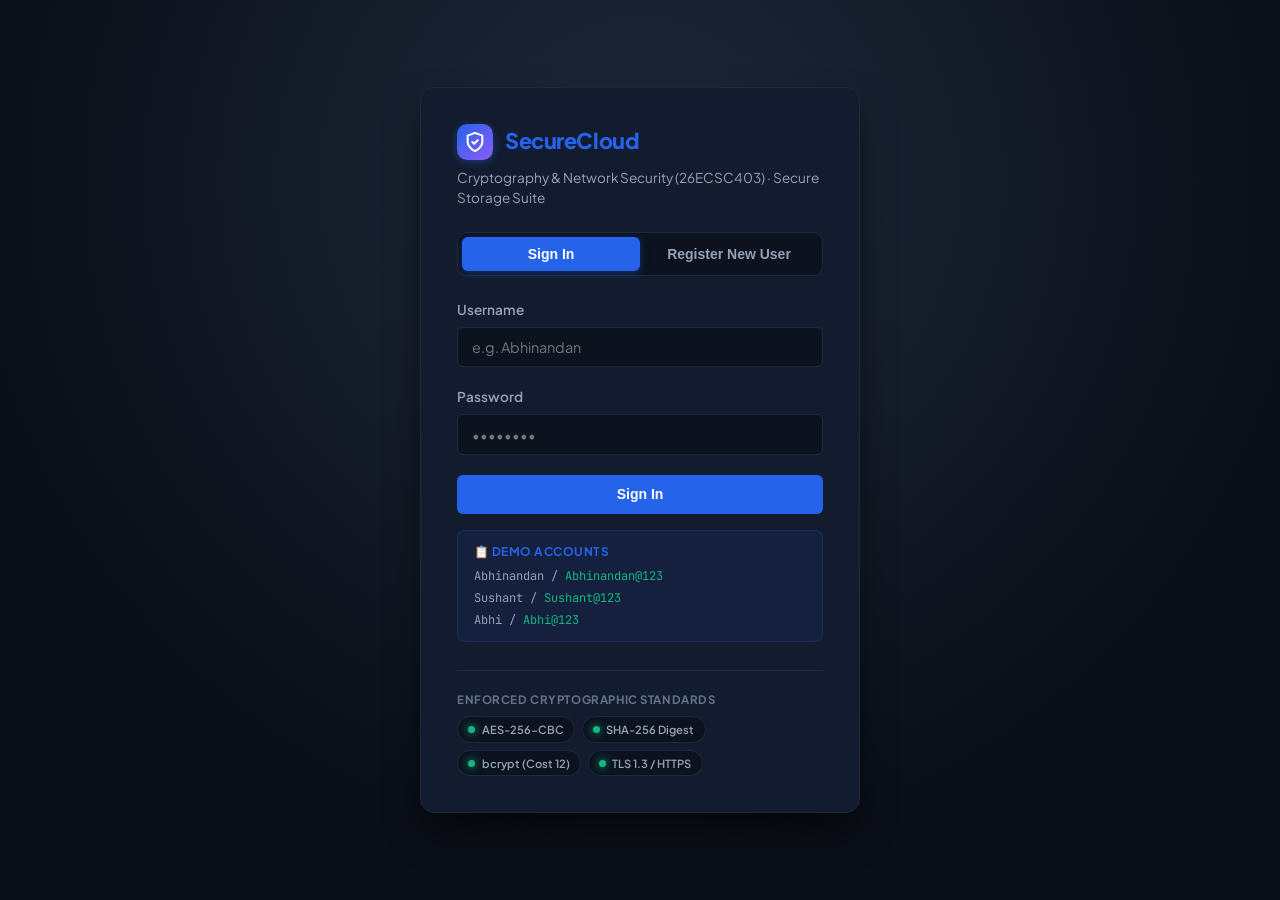
<file: frontend/index.html>
<!DOCTYPE html>
<html lang="en">
<head>
  <meta charset="UTF-8" />
  <meta name="viewport" content="width=device-width, initial-scale=1.0" />
  <title>SecureCloud — CNS Enterprise File Cryptosystem</title>
  <link rel="stylesheet" href="css/style.css" />
  <link rel="preconnect" href="https://fonts.googleapis.com">
  <link rel="preconnect" href="https://fonts.gstatic.com" crossorigin>
  <link href="https://fonts.googleapis.com/css2?family=JetBrains+Mono:wght@400;500;600&family=Plus+Jakarta+Sans:wght@400;500;600;700;800&display=swap" rel="stylesheet">
</head>
<body class="auth-page">

  <div class="auth-card">
    <!-- Brand Logo -->
    <div class="auth-logo">
      <div class="brand-icon">
        <svg xmlns="http://www.w3.org/2000/svg" width="22" height="22" viewBox="0 0 24 24" fill="none" stroke="currentColor" stroke-width="2.2" stroke-linecap="round" stroke-linejoin="round">
          <path d="M12 22s8-4 8-10V5l-8-3-8 3v7c0 6 8 10 8 10z"/>
          <path d="m9 12 2 2 4-4"/>
        </svg>
      </div>
      <div>
        <span>SecureCloud</span>
      </div>
    </div>
    <p class="auth-sub">Cryptography & Network Security (26ECSC403) · Secure Storage Suite</p>

    <!-- Tab bar -->
    <div class="tab-bar">
      <button class="tab-btn active" data-tab="login">Sign In</button>
      <button class="tab-btn" data-tab="register">Register New User</button>
    </div>

    <!-- ---- SIGN IN PANEL ---- -->
    <div id="tab-login" class="tab-panel active">
      <form id="login-form" novalidate>
        <div class="form-group">
          <label for="login-username">Username</label>
          <input type="text" id="login-username" placeholder="e.g. Abhinandan" autocomplete="username" required />
        </div>
        <div class="form-group">
          <label for="login-password">Password</label>
          <input type="password" id="login-password" placeholder="••••••••" autocomplete="current-password" required />
        </div>
        <div id="login-error" class="form-error"></div>
        <button type="submit" class="btn btn-primary" id="login-btn">
          <span id="login-btn-text">Sign In</span>
          <span id="login-spinner" class="spinner" style="display:none;"></span>
        </button>
      </form>
      <!-- Demo credentials hint for Review -->
      <div style="margin-top: 1rem; padding: 0.75rem 1rem; background: rgba(37,99,235,0.08); border: 1px solid rgba(37,99,235,0.2); border-radius: 8px; font-size: 0.75rem; color: var(--text-muted);">
        <div style="font-weight: 700; color: var(--accent-blue); margin-bottom: 0.4rem; text-transform: uppercase; letter-spacing: 0.04em;">📋 Demo Accounts</div>
        <div style="font-family: 'JetBrains Mono', monospace; display: flex; flex-direction: column; gap: 0.25rem;">
          <span>Abhinandan / <span style="color:var(--accent-emerald)">Abhinandan@123</span></span>
          <span>Sushant / <span style="color:var(--accent-emerald)">Sushant@123</span></span>
          <span>Abhi / <span style="color:var(--accent-emerald)">Abhi@123</span></span>
        </div>
      </div>
    </div>

    <!-- ---- REGISTER PANEL ---- -->
    <div id="tab-register" class="tab-panel">
      <form id="register-form" novalidate>
        <div class="form-group">
          <label for="reg-username">Username</label>
          <input type="text" id="reg-username" placeholder="e.g. Sushant" autocomplete="username" required />
        </div>
        <div class="form-group">
          <label for="reg-email">Institutional Email</label>
          <input type="email" id="reg-email" placeholder="student@kletech.ac.in" autocomplete="email" required />
        </div>
        <div class="form-group">
          <label for="reg-password">Password (hashed via bcrypt-12)</label>
          <input type="password" id="reg-password" placeholder="••••••••" autocomplete="new-password" required />
        </div>
        <div class="form-group">
          <label for="reg-confirm">Confirm Password</label>
          <input type="password" id="reg-confirm" placeholder="••••••••" autocomplete="new-password" required />
        </div>
        <div id="register-error" class="form-error"></div>
        <button type="submit" class="btn btn-primary" id="register-btn">
          <span id="register-btn-text">Register User Account</span>
          <span id="register-spinner" class="spinner" style="display:none;"></span>
        </button>
      </form>
    </div>

    <!-- Security Badges Footer -->
    <div style="margin-top: 1.75rem; padding-top: 1.25rem; border-top: 1px solid var(--border-subtle); display: flex; flex-direction: column; gap: 0.5rem;">
      <div style="font-size: 0.72rem; color: var(--text-dim); font-weight: 700; text-transform: uppercase; letter-spacing: 0.05em;">Enforced Cryptographic Standards</div>
      <div style="display: flex; flex-wrap: wrap; gap: 0.4rem;">
        <span class="sec-pill" style="font-size: 0.7rem;"><span class="dot green"></span>AES-256-CBC</span>
        <span class="sec-pill" style="font-size: 0.7rem;"><span class="dot green"></span>SHA-256 Digest</span>
        <span class="sec-pill" style="font-size: 0.7rem;"><span class="dot green"></span>bcrypt (Cost 12)</span>
        <span class="sec-pill" style="font-size: 0.7rem;"><span class="dot green"></span>TLS 1.3 / HTTPS</span>
      </div>
    </div>
  </div>

  <!-- Toast container -->
  <div id="toast-container"></div>

  <script src="js/auth.js"></script>
</body>
</html>
</file>
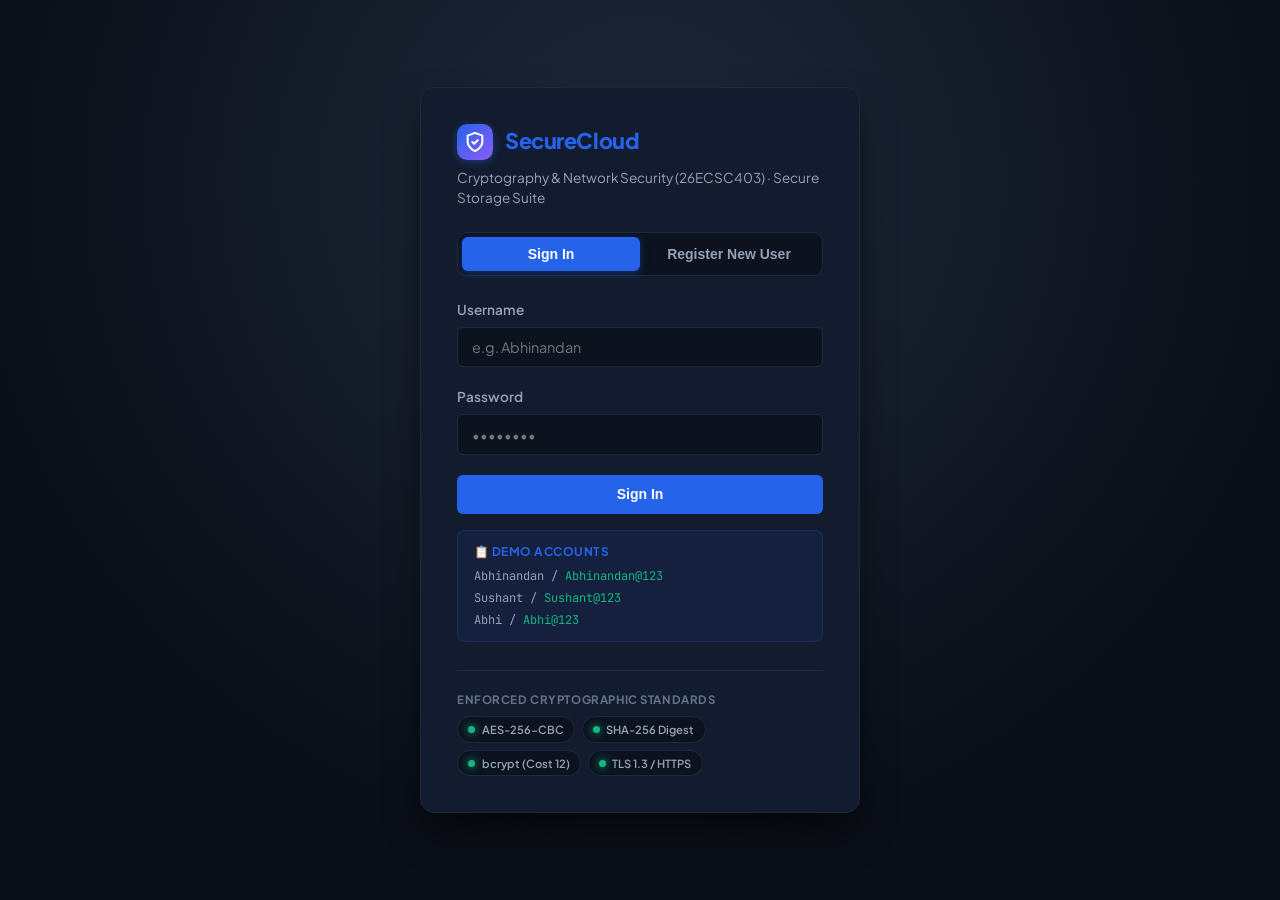
<file: frontend/dashboard.html>
<!DOCTYPE html>
<html lang="en">
<head>
  <meta charset="UTF-8" />
  <meta name="viewport" content="width=device-width, initial-scale=1.0" />
  <title>SecureCloud — CNS Enterprise File Cryptosystem</title>
  <link rel="stylesheet" href="css/style.css" />
  <link rel="preconnect" href="https://fonts.googleapis.com">
  <link rel="preconnect" href="https://fonts.gstatic.com" crossorigin>
  <link href="https://fonts.googleapis.com/css2?family=JetBrains+Mono:wght@400;500;600&family=Plus+Jakarta+Sans:wght@400;500;600;700;800&display=swap" rel="stylesheet">
</head>
<body>

<div class="app-layout">

  <!-- ===== TOP NAVIGATION / SECURITY HEADER ===== -->
  <header class="navbar">
    <div class="navbar-left">
      <div class="navbar-brand">
        <div class="brand-icon">
          <svg xmlns="http://www.w3.org/2000/svg" width="22" height="22" viewBox="0 0 24 24" fill="none" stroke="currentColor" stroke-width="2.2" stroke-linecap="round" stroke-linejoin="round">
            <path d="M12 22s8-4 8-10V5l-8-3-8 3v7c0 6 8 10 8 10z"/>
            <path d="m9 12 2 2 4-4"/>
          </svg>
        </div>
        <div class="brand-text">
          <span class="brand-title">SecureCloud</span>
          <span class="brand-sub">CNS 26ECSC403 Cryptosystem</span>
        </div>
      </div>

      <div class="security-pills-bar">
        <span class="sec-pill" title="Symmetric Payload Encryption"><span class="dot green"></span>AES-256-CBC</span>
        <span class="sec-pill" title="Cryptographic Integrity Digest"><span class="dot green"></span>SHA-256 Hash</span>
        <span class="sec-pill" title="Key Encryption Key Hierarchy"><span class="dot green"></span>PBKDF2 100k KEK</span>
        <span class="sec-pill" title="Transport Layer Security"><span class="dot green"></span>TLS 1.3 / HTTPS</span>
      </div>
    </div>

    <div class="navbar-right">
      <a href="demo_video.html" class="btn btn-primary btn-sm" style="margin-right: 0.5rem; text-decoration: none; display: flex; align-items: center; gap: 0.4rem; font-size: 0.8rem; background: #2563eb; color: #fff; padding: 0.4rem 0.85rem; border-radius: 8px;">
        <svg xmlns="http://www.w3.org/2000/svg" width="14" height="14" viewBox="0 0 24 24" fill="currentColor"><polygon points="5 3 19 12 5 21 5 3"/></svg>
        <span>🎬 Demo Video & Presentation</span>
      </a>
      <div class="user-pill">
        <div class="user-avatar" id="user-avatar">U</div>
        <div class="user-info">
          <span id="username-display" class="user-name">Loading...</span>
          <span class="user-role">Registered User (File Owner)</span>
        </div>
      </div>
      <button id="logout-btn" class="btn-logout" title="Sign out and destroy session JWT">
        <svg xmlns="http://www.w3.org/2000/svg" width="16" height="16" viewBox="0 0 24 24" fill="none" stroke="currentColor" stroke-width="2" stroke-linecap="round" stroke-linejoin="round">
          <path d="M9 21H5a2 2 0 0 1-2-2V5a2 2 0 0 1 2-2h4"/>
          <polyline points="16 17 21 12 16 7"/>
          <line x1="21" y1="12" x2="9" y2="12"/>
        </svg>
        <span>Logout</span>
      </button>
    </div>
  </header>

  <!-- ===== MAIN BODY ===== -->
  <div class="app-body">

    <!-- ===== SIDEBAR ===== -->
    <aside class="sidebar">
      <nav class="sidebar-menu">
        <div class="menu-section-label">CRYPTOGRAPHIC STORAGE</div>
        <button class="nav-item active" data-view="my-files">
          <svg xmlns="http://www.w3.org/2000/svg" width="18" height="18" viewBox="0 0 24 24" fill="none" stroke="currentColor" stroke-width="2" stroke-linecap="round" stroke-linejoin="round">
            <path d="M22 19a2 2 0 0 1-2 2H4a2 2 0 0 1-2-2V5a2 2 0 0 1 2-2h5l2 3h9a2 2 0 0 1 2 2z"/>
          </svg>
          <span>My Encrypted Vault</span>
          <span class="nav-badge" id="my-files-count">0</span>
        </button>

        <button class="nav-item" data-view="shared-with-me">
          <svg xmlns="http://www.w3.org/2000/svg" width="18" height="18" viewBox="0 0 24 24" fill="none" stroke="currentColor" stroke-width="2" stroke-linecap="round" stroke-linejoin="round">
            <path d="M16 21v-2a4 4 0 0 0-4-4H6a4 4 0 0 0-4 4v2"/>
            <circle cx="9" cy="7" r="4"/>
            <path d="M22 21v-2a4 4 0 0 0-3-3.87"/>
            <path d="M16 3.13a4 4 0 0 1 0 7.75"/>
          </svg>
          <span>Shared With Me</span>
          <span class="nav-badge" id="shared-count">0</span>
        </button>

        <div class="menu-section-label" style="margin-top: 1.5rem;">MONITORING & DEFENSE</div>
        <button class="nav-item" data-view="audit-trail">
          <svg xmlns="http://www.w3.org/2000/svg" width="18" height="18" viewBox="0 0 24 24" fill="none" stroke="currentColor" stroke-width="2" stroke-linecap="round" stroke-linejoin="round">
            <polyline points="22 12 18 12 15 21 9 3 6 12 2 12"/>
          </svg>
          <span>Security Audit Trail</span>
          <span class="nav-pulse"></span>
        </button>

        <button class="nav-item" data-view="attack-lab">
          <svg xmlns="http://www.w3.org/2000/svg" width="18" height="18" viewBox="0 0 24 24" fill="none" stroke="currentColor" stroke-width="2" stroke-linecap="round" stroke-linejoin="round">
            <path d="M12 22s8-4 8-10V5l-8-3-8 3v7c0 6 8 10 8 10z"/>
            <path d="m14.5 9-5 5"/>
            <path d="m9.5 9 5 5"/>
          </svg>
          <span>Live Attack & Proof Lab</span>
          <span class="badge red" style="font-size:0.65rem; padding:0.1rem 0.4rem; margin-left:auto;">DEMO</span>
        </button>

        <button class="nav-item" data-view="architecture-info">
          <svg xmlns="http://www.w3.org/2000/svg" width="18" height="18" viewBox="0 0 24 24" fill="none" stroke="currentColor" stroke-width="2" stroke-linecap="round" stroke-linejoin="round">
            <rect width="18" height="18" x="3" y="3" rx="2"/>
            <path d="m9 8 6 4-6 4Z"/>
          </svg>
          <span>Review 1 Spec & Arch</span>
        </button>

        <a href="demo_video.html" class="nav-item" style="text-decoration: none; color: inherit; display: flex; align-items: center; gap: 0.75rem;">
          <svg xmlns="http://www.w3.org/2000/svg" width="18" height="18" viewBox="0 0 24 24" fill="none" stroke="#3b82f6" stroke-width="2"><circle cx="12" cy="12" r="10"/><polygon points="10 8 16 12 10 16 10 8" fill="#3b82f6"/></svg>
          <span>Demo Video Player</span>
          <span class="badge blue" style="font-size:0.65rem; padding:0.1rem 0.4rem; margin-left:auto;">PLAY</span>
        </a>
      </nav>

      <!-- Sidebar Security Status Footer -->
      <div class="sidebar-status-box">
        <div class="status-header">
          <svg xmlns="http://www.w3.org/2000/svg" width="14" height="14" viewBox="0 0 24 24" fill="none" stroke="#10b981" stroke-width="2.5"><polyline points="20 6 9 17 4 12"/></svg>
          <span>Cryptographic Engine Active</span>
        </div>
        <p class="status-detail">AES-256 DEKs wrapped with Master KEK via PBKDF2</p>
      </div>
    </aside>

    <!-- ===== MAIN CONTENT AREA ===== -->
    <main class="content-area">

      <!-- ===== KPI STATS ROW ===== -->
      <section class="kpi-grid">
        <div class="kpi-card">
          <div class="kpi-icon blue">
            <svg xmlns="http://www.w3.org/2000/svg" width="22" height="22" viewBox="0 0 24 24" fill="none" stroke="currentColor" stroke-width="2" stroke-linecap="round" stroke-linejoin="round"><path d="M21 16V8a2 2 0 0 0-1-1.73l-7-4a2 2 0 0 0-2 0l-7 4A2 2 0 0 0 3 8v8a2 2 0 0 0 1 1.73l7 4a2 2 0 0 0 2 0l7-4A2 2 0 0 0 21 16z"/></svg>
          </div>
          <div class="kpi-data">
            <span class="kpi-label">Protected Files</span>
            <span class="kpi-value" id="kpi-files-count">0</span>
            <span class="kpi-sub">In AES-256 Vault</span>
          </div>
        </div>

        <div class="kpi-card">
          <div class="kpi-icon green">
            <svg xmlns="http://www.w3.org/2000/svg" width="22" height="22" viewBox="0 0 24 24" fill="none" stroke="currentColor" stroke-width="2" stroke-linecap="round" stroke-linejoin="round"><path d="M12 22s8-4 8-10V5l-8-3-8 3v7c0 6 8 10 8 10z"/></svg>
          </div>
          <div class="kpi-data">
            <span class="kpi-label">Integrity Enforced</span>
            <span class="kpi-value" id="kpi-integrity-status">100%</span>
            <span class="kpi-sub">SHA-256 Pre-Verified</span>
          </div>
        </div>

        <div class="kpi-card">
          <div class="kpi-icon purple">
            <svg xmlns="http://www.w3.org/2000/svg" width="22" height="22" viewBox="0 0 24 24" fill="none" stroke="currentColor" stroke-width="2" stroke-linecap="round" stroke-linejoin="round"><rect width="18" height="11" x="3" y="11" rx="2" ry="2"/><path d="M7 11V7a5 5 0 0 1 10 0v4"/></svg>
          </div>
          <div class="kpi-data">
            <span class="kpi-label">Key Management</span>
            <span class="kpi-value">Two-Tier</span>
            <span class="kpi-sub">DEK (256b) + KEK</span>
          </div>
        </div>

        <div class="kpi-card">
          <div class="kpi-icon amber">
            <svg xmlns="http://www.w3.org/2000/svg" width="22" height="22" viewBox="0 0 24 24" fill="none" stroke="currentColor" stroke-width="2" stroke-linecap="round" stroke-linejoin="round"><circle cx="12" cy="12" r="10"/><line x1="12" y1="8" x2="12" y2="12"/><line x1="12" y1="16" x2="12.01" y2="16"/></svg>
          </div>
          <div class="kpi-data">
            <span class="kpi-label">Simulated Tampers</span>
            <span class="kpi-value" id="kpi-tamper-count">0</span>
            <span class="kpi-sub">Academic O3 Lab</span>
          </div>
        </div>
      </section>

      <!-- ===== VIEW 1: MY ENCRYPTED VAULT ===== -->
      <section id="view-my-files" class="view-panel active">
        <!-- Upload Zone -->
        <div class="card upload-card">
          <div class="upload-dropzone" id="upload-dropzone">
            <div class="upload-icon-pulse">
              <svg xmlns="http://www.w3.org/2000/svg" width="34" height="34" viewBox="0 0 24 24" fill="none" stroke="currentColor" stroke-width="2" stroke-linecap="round" stroke-linejoin="round">
                <path d="M21 15v4a2 2 0 0 1-2 2H5a2 2 0 0 1-2-2v-4"/>
                <polyline points="17 8 12 3 7 8"/>
                <line x1="12" y1="3" x2="12" y2="15"/>
              </svg>
            </div>
            <div class="upload-text">
              <h3>Upload & Protect Sensitive File</h3>
              <p>Files are hashed with SHA-256 and encrypted with AES-256-CBC with a random DEK before storage.</p>
            </div>
            <label class="btn btn-primary file-input-label">
              <span>Select File</span>
              <input type="file" id="file-input" style="display:none;" />
            </label>
          </div>

          <!-- Dynamic Upload Cryptographic Progress -->
          <div id="upload-progress-box" class="upload-progress-box" style="display:none;">
            <div class="progress-steps">
              <span class="step active" id="step-hash">1. SHA-256 Hashing</span>
              <span class="step" id="step-key">2. AES-256 Key Wrap</span>
              <span class="step" id="step-enc">3. AES-CBC Encryption</span>
              <span class="step" id="step-store">4. Cloud Storage</span>
            </div>
            <div class="progress-bar-bg">
              <div class="progress-bar-fill" id="upload-bar-fill" style="width:0%;"></div>
            </div>
          </div>
        </div>

        <!-- Files Table Card -->
        <div class="card table-card">
          <div class="card-header">
            <div>
              <h2>Encrypted Files Vault</h2>
              <p class="section-desc">Ciphertext at rest in <code>uploads/</code> directory. Decryption occurs only upon authorized download.</p>
            </div>
            <button class="btn btn-secondary btn-sm" id="refresh-btn">
              <svg xmlns="http://www.w3.org/2000/svg" width="14" height="14" viewBox="0 0 24 24" fill="none" stroke="currentColor" stroke-width="2"><polyline points="23 4 23 10 17 10"/><path d="M20.49 15a9 9 0 1 1-2.12-9.36L23 10"/></svg>
              Refresh
            </button>
          </div>

          <div class="table-responsive">
            <table class="data-table">
              <thead>
                <tr>
                  <th>FILE NAME</th>
                  <th>PAYLOAD SIZE</th>
                  <th>CIPHER ALGORITHM</th>
                  <th>SHA-256 INTEGRITY DIGEST</th>
                  <th>STATUS</th>
                  <th style="text-align: right;">CRYPTOGRAPHIC ACTIONS</th>
                </tr>
              </thead>
              <tbody id="files-tbody">
                <tr>
                  <td colspan="6" class="empty-state">Loading encrypted files...</td>
                </tr>
              </tbody>
            </table>
          </div>
        </div>
      </section>

      <!-- ===== VIEW 2: SHARED WITH ME ===== -->
      <section id="view-shared-with-me" class="view-panel" style="display:none;">
        <div class="card table-card">
          <div class="card-header">
            <div>
              <h2>Files Shared With Me</h2>
              <p class="section-desc">Access granted via permission-based revocable delegation (Objective O5).</p>
            </div>
            <button class="btn btn-secondary btn-sm" id="refresh-shared-btn">
              <svg xmlns="http://www.w3.org/2000/svg" width="14" height="14" viewBox="0 0 24 24" fill="none" stroke="currentColor" stroke-width="2"><polyline points="23 4 23 10 17 10"/><path d="M20.49 15a9 9 0 1 1-2.12-9.36L23 10"/></svg>
              Refresh
            </button>
          </div>

          <div class="table-responsive">
            <table class="data-table">
              <thead>
                <tr>
                  <th>FILE NAME</th>
                  <th>SHARED BY</th>
                  <th>PERMISSION</th>
                  <th>EXPIRY STATUS</th>
                  <th>SHA-256 DIGEST</th>
                  <th style="text-align: right;">ACTION</th>
                </tr>
              </thead>
              <tbody id="shared-tbody">
                <tr>
                  <td colspan="6" class="empty-state">No files shared with you yet.</td>
                </tr>
              </tbody>
            </table>
          </div>
        </div>
      </section>

      <!-- ===== VIEW 3: SECURITY AUDIT TRAIL ===== -->
      <section id="view-audit-trail" class="view-panel" style="display:none;">
        <div class="card table-card">
          <div class="card-header">
            <div>
              <h2>Live Security Audit Trail (SIEM)</h2>
              <p class="section-desc">Immutable audit log recording every authentication, encryption, integrity verification, and access grant event.</p>
            </div>
            <button class="btn btn-secondary btn-sm" id="refresh-audit-btn">
              <svg xmlns="http://www.w3.org/2000/svg" width="14" height="14" viewBox="0 0 24 24" fill="none" stroke="currentColor" stroke-width="2"><polyline points="23 4 23 10 17 10"/><path d="M20.49 15a9 9 0 1 1-2.12-9.36L23 10"/></svg>
              Refresh Logs
            </button>
          </div>

          <div class="table-responsive">
            <table class="data-table">
              <thead>
                <tr>
                  <th>TIMESTAMP</th>
                  <th>EVENT TYPE</th>
                  <th>USER / ACTOR</th>
                  <th>TARGET FILE</th>
                  <th>STATUS</th>
                  <th>CRYPTOGRAPHIC EVENT DETAILS</th>
                </tr>
              </thead>
              <tbody id="audit-tbody">
                <tr>
                  <td colspan="6" class="empty-state">Loading audit logs...</td>
                </tr>
              </tbody>
            </table>
          </div>
        </div>
      </section>

      <!-- ===== VIEW 5: LIVE ATTACK & PROOF LAB ===== -->
      <section id="view-attack-lab" class="view-panel" style="display:none;">
        <div class="card" style="padding: 1.75rem;">
          <div style="display:flex; align-items:center; justify-content:space-between; margin-bottom: 1.25rem;">
            <div>
              <h2>🧪 Live Cryptographic Proof & Attack Simulation Lab</h2>
              <p class="section-desc">Interactive defense demonstrations proving Objectives O1, O2, O3, O4, and O5 in front of faculty / guide.</p>
            </div>
            <span class="badge red" style="font-size:0.8rem; padding: 0.35rem 0.75rem;">REVIEW 1 PROOF LAB</span>
          </div>

          <!-- Select File Dropdown for Lab -->
          <div style="background:var(--bg-input); border:1px solid var(--border-subtle); padding:1rem 1.25rem; border-radius:var(--radius-md); margin-bottom:1.5rem; display:flex; align-items:center; gap:1.25rem; flex-wrap:wrap;">
            <label style="margin:0; font-weight:700;">Select Target File to Test:</label>
            <select id="lab-file-select" style="background:var(--bg-card); color:var(--text-main); border:1px solid var(--border-subtle); padding:0.45rem 0.85rem; border-radius:var(--radius-sm); min-width:240px; font-family:inherit;">
              <option value="">Loading files...</option>
            </select>
            <span style="font-size:0.8rem; color:var(--text-dim);">All tests below execute against this target encrypted file.</span>
          </div>

          <!-- Attack / Proof Cards Grid -->
          <div class="arch-grid">
            
            <!-- PROOF 1: 3RD PERSON ATTACK SIMULATION -->
            <div class="arch-box" style="border-left: 3px solid var(--accent-rose);">
              <div class="arch-header">
                <span class="badge red">ATTACK 1</span>
                <h3>3rd-Person Unauthorized Access Attempt</h3>
              </div>
              <p>Simulates what happens when an unauthorized 3rd party (e.g. <code>adversary_eve</code>) attempts to download this file without ownership or share permission.</p>
              <button class="btn btn-danger btn-sm" id="btn-run-unauth-attack" style="margin-top:1rem; width:100%;">
                <svg xmlns="http://www.w3.org/2000/svg" width="14" height="14" viewBox="0 0 24 24" fill="none" stroke="currentColor" stroke-width="2"><circle cx="12" cy="12" r="10"/><line x1="4.93" y1="4.93" x2="19.07" y2="19.07"/></svg>
                Launch Unauthorized Access Attack
              </button>
              <div id="lab-unauth-result" class="tamper-result-box" style="display:none; margin-top:0.85rem;"></div>
            </div>

            <!-- PROOF 2: ENCRYPTION & CIPHERTEXT PROOF -->
            <div class="arch-box" style="border-left: 3px solid var(--accent-blue);">
              <div class="arch-header">
                <span class="badge blue">PROOF 2</span>
                <h3>Side-by-Side Plaintext vs Disk Ciphertext (O2)</h3>
              </div>
              <p>Demonstrates that the file stored in <code>uploads/</code> contains <strong>zero plaintext bytes</strong>. Compare readable content with unreadable AES-256-CBC ciphertext.</p>
              <button class="btn btn-primary btn-sm" id="btn-run-encryption-proof" style="margin-top:1rem; width:100%;">
                <svg xmlns="http://www.w3.org/2000/svg" width="14" height="14" viewBox="0 0 24 24" fill="none" stroke="currentColor" stroke-width="2"><path d="M21 16V8a2 2 0 0 0-1-1.73l-7-4a2 2 0 0 0-2 0l-7 4A2 2 0 0 0 3 8v8a2 2 0 0 0 1 1.73l7 4a2 2 0 0 0 2 0l7-4A2 2 0 0 0 21 16z"/></svg>
                Compare Plaintext vs Stored Ciphertext
              </button>
              <div id="lab-enc-result" style="display:none; margin-top:0.85rem;"></div>
            </div>

            <!-- PROOF 3: INTEGRITY TAMPERING INTERCEPTION -->
            <div class="arch-box" style="border-left: 3px solid var(--accent-amber);">
              <div class="arch-header">
                <span class="badge amber">ATTACK 3</span>
                <h3>Ciphertext Tampering & SHA-256 Defense (O3)</h3>
              </div>
              <p>Simulates a server-side attacker or malicious cloud admin corrupting 1 byte in the ciphertext. Proves download is halted with <strong>HTTP 409 Conflict</strong>.</p>
              <div style="display:flex; gap:0.5rem; margin-top:1rem;">
                <button class="btn btn-warning btn-sm" id="btn-lab-tamper" style="flex:1;">
                  Invert 1 Byte
                </button>
                <button class="btn btn-secondary btn-sm" id="btn-lab-test-dl" style="flex:1;">
                  Test Download
                </button>
                <button class="btn btn-secondary btn-sm" id="btn-lab-restore" style="flex:1;">
                  Restore
                </button>
              </div>
              <div id="lab-tamper-result" class="tamper-result-box" style="display:none; margin-top:0.85rem;"></div>
            </div>

            <!-- PROOF 4: REVOCATION & EXPIRY PROOF -->
            <div class="arch-box" style="border-left: 3px solid var(--accent-emerald);">
              <div class="arch-header">
                <span class="badge green">PROOF 4</span>
                <h3>Revocable Access Control Proof (O5)</h3>
              </div>
              <p>Proves that granting access creates an authorization entry, while clicking <strong>Revoke</strong> takes immediate effect, blocking the recipient from downloading.</p>
              <div style="background:var(--bg-input); padding:0.75rem; border-radius:var(--radius-sm); margin-top:1rem; font-size:0.82rem; color:var(--text-muted);">
                <strong>How to demonstrate live:</strong><br>
                1. Click Share icon on file table.<br>
                2. Grant access to a teammate's username.<br>
                3. Open incognito tab, login as teammate ➔ download succeeds (HTTP 200).<br>
                4. As owner, click <strong>Revoke</strong>.<br>
                5. Teammate attempts download ➔ instantly blocked with <strong>HTTP 403 Forbidden</strong>!
              </div>
            </div>

          </div>
        </div>
      </section>

      <!-- ===== VIEW 4: ARCHITECTURE & REVIEW 1 SPEC ===== -->
      <section id="view-architecture-info" class="view-panel" style="display:none;">
        <div class="card" style="padding: 1.75rem;">
          <h2 style="margin-bottom: 0.5rem;">Review 1 Cryptographic Architecture & PPT Requirements Mapping</h2>
          <p class="section-desc" style="margin-bottom: 1.5rem;">CNS Course (26ECSC403) — KLE Technological University | Guide: Prof. Roopa Badami</p>

          <!-- PPT SLIDE 5: USERS & THREAT MATRIX -->
          <div style="background:var(--bg-input); border:1px solid var(--border-subtle); border-radius:var(--radius-md); padding:1.25rem; margin-bottom:1.5rem;">
            <h3 style="font-size:1rem; font-weight:800; color:#60a5fa; margin-bottom:0.75rem;">👥 PPT Slide 5: The 3 System Users & Threat Matrix</h3>
            <div style="display:grid; grid-template-columns:repeat(auto-fit, minmax(240px, 1fr)); gap:1rem;">
              <div style="background:var(--bg-card); padding:1rem; border-radius:var(--radius-sm); border:1px solid var(--border-subtle);">
                <div style="font-weight:700; color:var(--accent-emerald); font-size:0.9rem; margin-bottom:0.3rem;">1. File Owner (Alice / Abhinandan)</div>
                <div style="font-size:0.8rem; color:var(--text-muted); line-height:1.4;">• Uploads & encrypts files (AES-256-CBC)<br>• Retains exclusive ownership<br>• Grants & revokes permissions (read/write)<br>• Has full audit log access</div>
              </div>
              <div style="background:var(--bg-card); padding:1rem; border-radius:var(--radius-sm); border:1px solid var(--border-subtle);">
                <div style="font-weight:700; color:#60a5fa; font-size:0.9rem; margin-bottom:0.3rem;">2. Authorized Recipient (Bob / Sushant)</div>
                <div style="font-size:0.8rem; color:var(--text-muted); line-height:1.4;">• Granted access by owner via permission record<br>• Can decrypt and download original file<br>• Integrity verified automatically before release<br>• Access terminates immediately upon revocation</div>
              </div>
              <div style="background:var(--bg-card); padding:1rem; border-radius:var(--radius-sm); border:1px solid var(--border-subtle);">
                <div style="font-weight:700; color:var(--accent-rose); font-size:0.9rem; margin-bottom:0.3rem;">3. Unauthorized User / Attacker (Eve)</div>
                <div style="font-size:0.8rem; color:var(--text-muted); line-height:1.4;">• Attempts direct download or URL manipulation<br>• Has NO valid cryptographic permission<br>• <strong>Blocked immediately with HTTP 403 Forbidden</strong><br>• Recorded in SIEM Audit Trail as attack event</div>
              </div>
            </div>
          </div>

          <!-- PPT SLIDE 7: 3 CORE WORKFLOWS -->
          <div style="background:var(--bg-input); border:1px solid var(--border-subtle); border-radius:var(--radius-md); padding:1.25rem; margin-bottom:1.5rem;">
            <h3 style="font-size:1rem; font-weight:800; color:#34d399; margin-bottom:0.75rem;">🔄 PPT Slide 7: The 3 Core Cryptographic Workflows</h3>
            <div style="display:grid; grid-template-columns:repeat(auto-fit, minmax(260px, 1fr)); gap:1rem;">
              <div style="background:var(--bg-card); padding:1rem; border-radius:var(--radius-sm); border-left:3px solid var(--accent-blue);">
                <strong style="color:#60a5fa;">Workflow 1: Upload</strong>
                <p style="font-size:0.8rem; color:var(--text-muted); margin-top:0.4rem; line-height:1.45;">
                  <strong>1. Authenticate</strong> (JWT Bearer Token)<br>
                  <strong>2. Check Access</strong> (Valid authenticated user)<br>
                  <strong>3. Protect File</strong> (Compute SHA-256 hash + AES-256-CBC encrypt with random DEK + Wrap DEK with Master KEK)<br>
                  <strong>4. Store</strong> (Ciphertext saved to <code>uploads/&lt;uuid&gt;</code>)
                </p>
              </div>
              <div style="background:var(--bg-card); padding:1rem; border-radius:var(--radius-sm); border-left:3px solid var(--accent-emerald);">
                <strong style="color:var(--accent-emerald);">Workflow 2: Download</strong>
                <p style="font-size:0.8rem; color:var(--text-muted); margin-top:0.4rem; line-height:1.45;">
                  <strong>1. Authenticate</strong> (Validate JWT session)<br>
                  <strong>2. Check Access</strong> (Is Owner OR Valid Active Share?)<br>
                  <strong>3. Verify / Decrypt</strong> (Unwrap DEK + Decrypt ciphertext + Verify SHA-256 digest match)<br>
                  <strong>4. Download</strong> (Deliver decrypted original payload)
                </p>
              </div>
              <div style="background:var(--bg-card); padding:1rem; border-radius:var(--radius-sm); border-left:3px solid var(--accent-purple);">
                <strong style="color:#c084fc;">Workflow 3: Sharing & Revocation</strong>
                <p style="font-size:0.8rem; color:var(--text-muted); margin-top:0.4rem; line-height:1.45;">
                  <strong>1. Owner</strong> selects target file<br>
                  <strong>2. Select Recipient</strong> (username)<br>
                  <strong>3. Set Permission</strong> (Read or Read/Write + optional expiry)<br>
                  <strong>4. Grant Access</strong> (Record delegation in DB)<br>
                  <strong>5. Revoke</strong> (Owner flips revocation flag; instant 403 block)
                </p>
              </div>
            </div>
          </div>

          <!-- PPT SLIDE 3: OBJECTIVES O1-O5 -->
          <h3 style="font-size:1rem; font-weight:800; margin-bottom:0.75rem;">🎯 PPT Slide 3: Objectives O1–O5 Implementation Matrix</h3>
          <div class="arch-grid">
            <div class="arch-box">
              <div class="arch-header">
                <span class="badge blue">O1</span>
                <h3>Authenticated Access</h3>
              </div>
              <p>Registered users only. Protected via <strong>bcrypt (12 rounds)</strong> salted password hashing and stateless <strong>JWT (HMAC-SHA256)</strong> bearer tokens with 24-hour expiry.</p>
            </div>

            <div class="arch-box">
              <div class="arch-header">
                <span class="badge purple">O2</span>
                <h3>File Confidentiality</h3>
              </div>
              <p>Stored files unreadable without decryption. Protected via <strong>AES-256-CBC</strong> with PKCS#7 padding and Two-Tier key hierarchy (per-file DEK wrapped with Master KEK via PBKDF2).</p>
            </div>

            <div class="arch-box">
              <div class="arch-header">
                <span class="badge green">O3</span>
                <h3>Integrity Protection</h3>
              </div>
              <p>Detect any file tampering. Pre-storage <strong>SHA-256 cryptographic digest</strong> verified upon every download. If 1 bit is altered, download is aborted with HTTP 409.</p>
            </div>

            <div class="arch-box">
              <div class="arch-header">
                <span class="badge amber">O4</span>
                <h3>Secure Communication</h3>
              </div>
              <p>Data protected in transit. Client-server requests served over <strong>HTTPS / TLS 1.3</strong>, eliminating Man-in-the-Middle (MitM) eavesdropping and packet sniffing.</p>
            </div>

            <div class="arch-box">
              <div class="arch-header">
                <span class="badge teal">O5</span>
                <h3>Permission-Based Sharing</h3>
              </div>
              <p>Revocable access control. Granular <code>read</code> and <code>write</code> permissions with optional timestamped expiry and one-click instant revocation.</p>
            </div>

            <div class="arch-box">
              <div class="arch-header">
                <span class="badge red">Lab</span>
                <h3>Live Attack & Defense Lab</h3>
              </div>
              <p>Interactive demonstration mode built to show Prof. Roopa Badami live proofs of 3rd-party interception, ciphertext encryption, and tamper detection!</p>
            </div>
          </div>
        </div>
      </section>

    </main>
  </div>
</div>

<!-- ===== MODAL 1: CRYPTO INSPECTOR MODAL ===== -->
<div class="modal-overlay" id="crypto-modal" style="display:none;">
  <div class="modal modal-lg">
    <div class="modal-header">
      <div class="modal-title-wrap">
        <div class="modal-icon purple">
          <svg xmlns="http://www.w3.org/2000/svg" width="20" height="20" viewBox="0 0 24 24" fill="none" stroke="currentColor" stroke-width="2"><path d="M12 22s8-4 8-10V5l-8-3-8 3v7c0 6 8 10 8 10z"/><circle cx="12" cy="12" r="3"/></svg>
        </div>
        <div>
          <h3 id="modal-crypto-filename">File Cryptographic Inspector</h3>
          <p class="modal-sub">Live inspection of cryptographic keys, IV, hashes, and ciphertext chunk</p>
        </div>
      </div>
      <button class="modal-close-btn" id="crypto-modal-close">&times;</button>
    </div>

    <div class="modal-body" id="crypto-modal-body">
      <!-- Loading state -->
      <div id="crypto-loading" style="padding: 2rem; text-align: center;">Loading cryptographic parameters...</div>

      <!-- Loaded content -->
      <div id="crypto-content" style="display:none;">
        
        <!-- Algorithm Cards Row -->
        <div class="crypto-meta-row">
          <div class="crypto-meta-item">
            <span class="meta-label">Payload Cipher</span>
            <span class="meta-val highlight" id="ci-cipher">AES-256-CBC</span>
          </div>
          <div class="crypto-meta-item">
            <span class="meta-label">Key Size / Block</span>
            <span class="meta-val" id="ci-keysize">256 bits / 128 bits</span>
          </div>
          <div class="crypto-meta-item">
            <span class="meta-label">Key Hierarchy</span>
            <span class="meta-val" id="ci-kdf">PBKDF2 100k rounds KEK</span>
          </div>
          <div class="crypto-meta-item">
            <span class="meta-label">Integrity Status</span>
            <span class="meta-val" id="ci-integrity-badge">VERIFIED</span>
          </div>
        </div>

        <!-- Key & IV Breakdown -->
        <div class="crypto-section">
          <h4>Cryptographic Vectors</h4>
          <div class="crypto-field">
            <label>Plaintext SHA-256 Digest (Integrity Standard):</label>
            <div class="code-box" id="ci-sha256">...</div>
          </div>

          <div class="crypto-field">
            <label>Initialisation Vector (IV - 16 bytes):</label>
            <div class="code-box" id="ci-iv">...</div>
          </div>

          <div class="crypto-field">
            <label>Wrapped Data Encryption Key (DEK encrypted via Master KEK):</label>
            <div class="code-box" id="ci-dek">...</div>
          </div>
        </div>

        <!-- Raw Ciphertext Hex Dump Preview -->
        <div class="crypto-section">
          <h4>Raw Ciphertext Chunk (Storage Disk Dump)</h4>
          <pre class="hex-dump-box" id="ci-hexdump">Loading hex dump...</pre>
        </div>

        <!-- Live Tamper Test Verification Area -->
        <div class="crypto-section tamper-section">
          <h4>Academic Verification & Attack Simulation</h4>
          <p style="font-size: 0.85rem; color: var(--text-muted); margin-bottom: 0.75rem;">
            Test the system's ability to detect unauthorized modifications (Objective O3).
          </p>
          <div class="tamper-actions-row">
            <button class="btn btn-primary btn-sm" id="ci-run-verify-btn">
              <svg xmlns="http://www.w3.org/2000/svg" width="14" height="14" viewBox="0 0 24 24" fill="none" stroke="currentColor" stroke-width="2"><polyline points="20 6 9 17 4 12"/></svg>
              Verify Integrity Now
            </button>
            <button class="btn btn-warning btn-sm" id="ci-tamper-btn">
              <svg xmlns="http://www.w3.org/2000/svg" width="14" height="14" viewBox="0 0 24 24" fill="none" stroke="currentColor" stroke-width="2"><path d="m21.73 18-8-14a2 2 0 0 0-3.48 0l-8 14A2 2 0 0 0 4 21h16a2 2 0 0 0 1.73-3Z"/><line x1="12" y1="9" x2="12" y2="13"/><line x1="12" y1="17" x2="12.01" y2="17"/></svg>
              Simulate 1-Byte Tamper
            </button>
            <button class="btn btn-secondary btn-sm" id="ci-restore-btn" style="display:none;">
              <svg xmlns="http://www.w3.org/2000/svg" width="14" height="14" viewBox="0 0 24 24" fill="none" stroke="currentColor" stroke-width="2"><path d="M3 12a9 9 0 1 0 9-9 9.75 9.75 0 0 0-6.74 2.74L3 8"/><path d="M3 3v5h5"/></svg>
              Restore Original Ciphertext
            </button>
          </div>
          <div id="ci-tamper-result" class="tamper-result-box" style="display:none;"></div>
        </div>

      </div>
    </div>
  </div>
</div>

<!-- ===== MODAL 2: SHARE MODAL ===== -->
<div class="modal-overlay" id="share-modal" style="display:none;">
  <div class="modal">
    <div class="modal-header">
      <div class="modal-title-wrap">
        <div class="modal-icon blue">
          <svg xmlns="http://www.w3.org/2000/svg" width="20" height="20" viewBox="0 0 24 24" fill="none" stroke="currentColor" stroke-width="2"><path d="M16 21v-2a4 4 0 0 0-4-4H6a4 4 0 0 0-4 4v2"/><circle cx="9" cy="7" r="4"/><path d="M22 21v-2a4 4 0 0 0-3-3.87"/><path d="M16 3.13a4 4 0 0 1 0 7.75"/></svg>
        </div>
        <div>
          <h3>Grant Granular Access</h3>
          <p class="modal-sub" id="modal-share-filename">File: ...</p>
        </div>
      </div>
      <button class="modal-close-btn" id="share-modal-close">&times;</button>
    </div>

    <div class="modal-body">
      <form id="share-form" novalidate>
        <div class="form-group">
          <label for="share-username">Recipient Username</label>
          <input type="text" id="share-username" placeholder="e.g. aditya_k" required />
        </div>

        <div class="form-group">
          <label>Permission Level</label>
          <div class="permission-options">
            <label class="radio-label">
              <input type="radio" name="share-perm" value="read" checked />
              <div class="radio-box">
                <strong>Read / Download</strong>
                <span>Allows recipient to verify hash and decrypt file</span>
              </div>
            </label>
            <label class="radio-label">
              <input type="radio" name="share-perm" value="write" />
              <div class="radio-box">
                <strong>Read & Write</strong>
                <span>Allows recipient to download and update file</span>
              </div>
            </label>
          </div>
        </div>

        <div class="form-group">
          <label for="share-expiry">Access Expiry Date (Optional)</label>
          <input type="date" id="share-expiry" />
          <small class="form-hint">Access will be automatically blocked after this date</small>
        </div>

        <div id="share-error" class="form-error"></div>
      </form>

      <!-- Active Shares on this file -->
      <div class="share-list-section">
        <h4>Active Delegations on this File</h4>
        <div id="shares-items"><p style="color:var(--text-muted); font-size:.85rem;">Loading shares...</p></div>
      </div>
    </div>

    <div class="modal-footer">
      <button class="btn btn-secondary" id="modal-cancel-btn">Cancel</button>
      <button class="btn btn-primary" id="share-submit-btn">
        <span id="share-btn-text">Grant Access</span>
        <span id="share-spinner" class="spinner" style="display:none;"></span>
      </button>
    </div>
  </div>
</div>

<!-- Toast notifications container -->
<div id="toast-container"></div>

<!-- Scripts -->
<script src="js/auth.js"></script>
<script src="js/share.js"></script>
<script src="js/dashboard.js"></script>
</body>
</html>
</file>
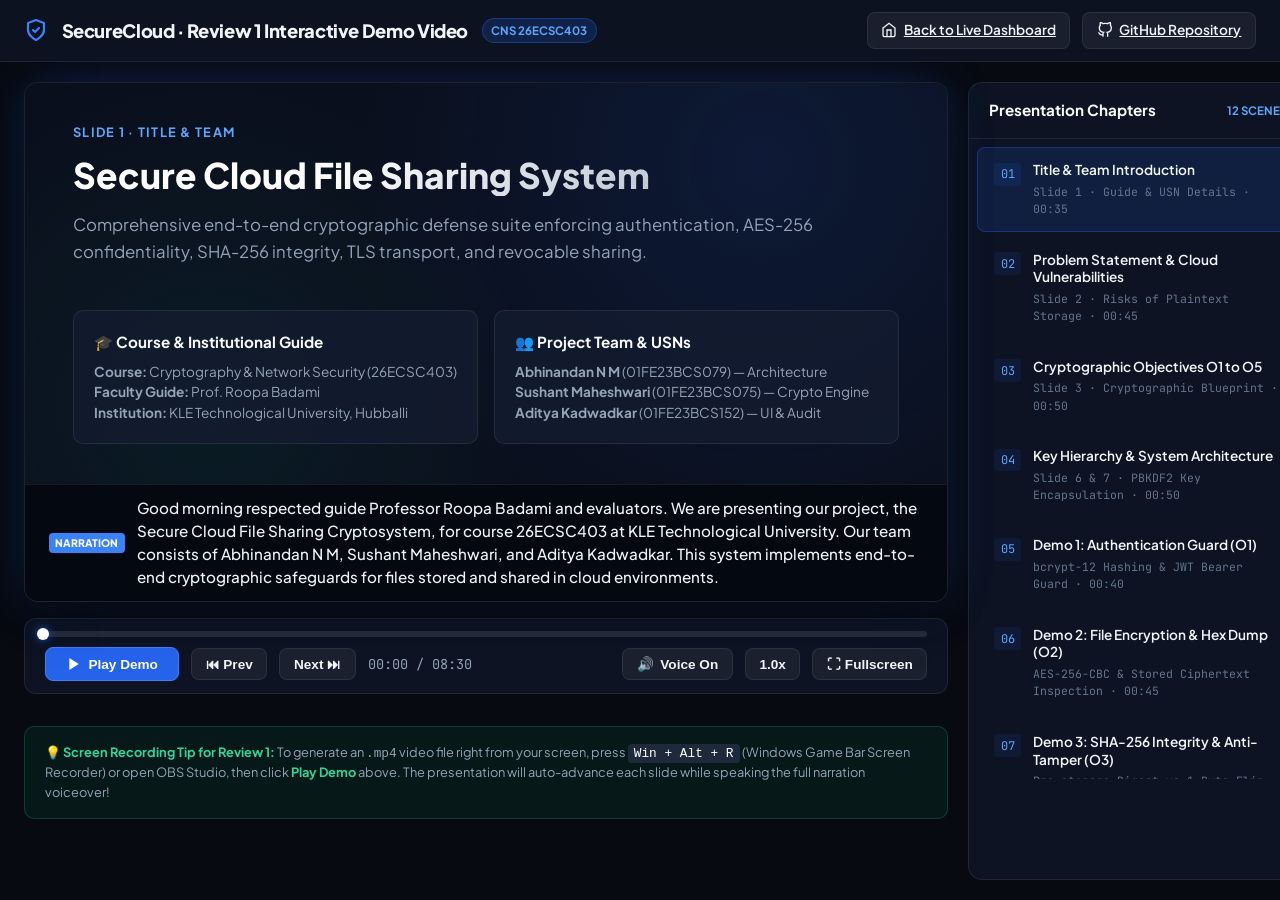
<file: frontend/demo_video.html>
<!DOCTYPE html>
<html lang="en">
<head>
  <meta charset="UTF-8" />
  <meta name="viewport" content="width=device-width, initial-scale=1.0" />
  <title>SecureCloud — Interactive CNS Review 1 Demo Video & Academic Presentation</title>
  <link rel="stylesheet" href="css/style.css" />
  <link rel="preconnect" href="https://fonts.googleapis.com">
  <link rel="preconnect" href="https://fonts.gstatic.com" crossorigin>
  <link href="https://fonts.googleapis.com/css2?family=JetBrains+Mono:wght@400;500;600;700&family=Plus+Jakarta+Sans:wght@400;500;600;700;800&display=swap" rel="stylesheet">
  <style>
    :root {
      --video-bg: #070a11;
      --player-panel: #0d1322;
      --player-card: #141c30;
      --player-border: rgba(255, 255, 255, 0.08);
      --accent-glow: rgba(37, 99, 235, 0.4);
    }
    body.video-mode {
      background: var(--video-bg);
      color: #f1f5f9;
      font-family: 'Plus Jakarta Sans', sans-serif;
      margin: 0;
      padding: 0;
      min-height: 100vh;
      display: flex;
      flex-direction: column;
    }
    /* Top Video Nav */
    .video-header {
      background: rgba(13, 19, 34, 0.95);
      backdrop-filter: blur(12px);
      border-bottom: 1px solid var(--player-border);
      padding: 0.75rem 1.5rem;
      display: flex;
      justify-content: space-between;
      align-items: center;
      position: sticky;
      top: 0;
      z-index: 50;
    }
    .video-brand {
      display: flex;
      align-items: center;
      gap: 0.85rem;
    }
    .video-brand svg {
      color: #3b82f6;
    }
    .video-brand h1 {
      font-size: 1.15rem;
      font-weight: 800;
      margin: 0;
      letter-spacing: -0.02em;
    }
    .video-brand span.badge-cns {
      background: rgba(37, 99, 235, 0.2);
      color: #60a5fa;
      border: 1px solid rgba(37, 99, 235, 0.4);
      padding: 0.2rem 0.55rem;
      border-radius: 9999px;
      font-size: 0.72rem;
      font-weight: 700;
    }

    /* Main Container */
    .video-workspace {
      display: grid;
      grid-template-columns: 1fr 340px;
      gap: 1.25rem;
      padding: 1.25rem 1.5rem;
      max-width: 1750px;
      margin: 0 auto;
      width: 100%;
      box-sizing: border-box;
      flex: 1;
    }
    @media (max-width: 1100px) {
      .video-workspace {
        grid-template-columns: 1fr;
      }
    }

    /* Main Screen Stage */
    .stage-wrapper {
      display: flex;
      flex-direction: column;
      gap: 1rem;
    }
    .video-stage {
      background: #090e18;
      border: 1px solid var(--player-border);
      border-radius: 14px;
      position: relative;
      overflow: hidden;
      aspect-ratio: 16 / 9;
      min-height: 520px;
      box-shadow: 0 20px 40px -15px rgba(0,0,0,0.8), 0 0 50px -10px var(--accent-glow);
      display: flex;
      flex-direction: column;
    }

    /* Slide Stage Screen Canvas */
    .stage-screen {
      flex: 1;
      padding: 2.5rem 3rem;
      display: flex;
      flex-direction: column;
      justify-content: center;
      position: relative;
      background: radial-gradient(circle at 80% 20%, rgba(37, 99, 235, 0.12), transparent 50%),
                  radial-gradient(circle at 20% 80%, rgba(16, 185, 129, 0.08), transparent 40%),
                  #0a0f1d;
    }
    .stage-watermark {
      position: absolute;
      top: 1.25rem;
      right: 1.5rem;
      display: flex;
      align-items: center;
      gap: 0.5rem;
      font-size: 0.75rem;
      color: rgba(255,255,255,0.4);
      font-family: 'JetBrains Mono', monospace;
    }
    .stage-watermark .rec-dot {
      width: 8px;
      height: 8px;
      background: #ef4444;
      border-radius: 50%;
      animation: pulse-rec 1.4s infinite;
    }
    @keyframes pulse-rec {
      0%, 100% { opacity: 1; transform: scale(1); }
      50% { opacity: 0.3; transform: scale(0.85); }
    }

    /* Scene Contents */
    .scene-view {
      display: none;
      animation: fadeIn 0.4s ease-out forwards;
      height: 100%;
      flex-direction: column;
      justify-content: center;
    }
    .scene-view.active {
      display: flex;
    }
    @keyframes fadeIn {
      from { opacity: 0; transform: translateY(8px); }
      to { opacity: 1; transform: translateY(0); }
    }

    .scene-eyebrow {
      display: inline-flex;
      align-items: center;
      gap: 0.5rem;
      font-size: 0.8rem;
      text-transform: uppercase;
      letter-spacing: 0.1em;
      color: #60a5fa;
      font-weight: 700;
      margin-bottom: 0.75rem;
    }
    .scene-title {
      font-size: 2.2rem;
      font-weight: 800;
      margin: 0 0 1rem 0;
      line-height: 1.2;
      background: linear-gradient(135deg, #ffffff 30%, #94a3b8 100%);
      -webkit-background-clip: text;
      -webkit-text-fill-color: transparent;
    }
    .scene-subtitle {
      font-size: 1.05rem;
      color: #94a3b8;
      max-width: 850px;
      line-height: 1.6;
      margin-bottom: 1.75rem;
    }

    /* Visual Grid inside Scene */
    .scene-cards-grid {
      display: grid;
      grid-template-columns: repeat(auto-fit, minmax(260px, 1fr));
      gap: 1rem;
      margin-top: 1rem;
    }
    .scene-card {
      background: rgba(20, 28, 48, 0.75);
      border: 1px solid rgba(255, 255, 255, 0.08);
      border-radius: 10px;
      padding: 1.25rem;
      backdrop-filter: blur(8px);
      transition: all 0.25s ease;
    }
    .scene-card:hover {
      border-color: rgba(37, 99, 235, 0.5);
      transform: translateY(-2px);
    }
    .scene-card-header {
      display: flex;
      align-items: center;
      gap: 0.6rem;
      font-weight: 700;
      font-size: 0.95rem;
      color: #f8fafc;
      margin-bottom: 0.5rem;
    }
    .scene-card-body {
      font-size: 0.85rem;
      color: #94a3b8;
      line-height: 1.5;
    }

    /* Simulated Terminal Box inside Video */
    .terminal-mockup {
      background: #050811;
      border: 1px solid rgba(37, 99, 235, 0.3);
      border-radius: 8px;
      font-family: 'JetBrains Mono', monospace;
      font-size: 0.85rem;
      padding: 1rem;
      color: #38bdf8;
      box-shadow: inset 0 0 20px rgba(0,0,0,0.6);
      overflow-x: auto;
      line-height: 1.6;
      max-height: 250px;
    }
    .terminal-bar {
      display: flex;
      gap: 6px;
      margin-bottom: 0.75rem;
      padding-bottom: 0.5rem;
      border-bottom: 1px solid rgba(255,255,255,0.06);
    }
    .term-dot { width: 10px; height: 10px; border-radius: 50%; }
    .term-dot.red { background: #ef4444; }
    .term-dot.yellow { background: #eab308; }
    .term-dot.green { background: #22c55e; }

    /* Flow Diagrams */
    .crypto-flow-diagram {
      display: flex;
      align-items: center;
      justify-content: space-between;
      gap: 0.75rem;
      background: rgba(13, 20, 36, 0.8);
      border: 1px solid rgba(255,255,255,0.08);
      border-radius: 10px;
      padding: 1.25rem;
      margin-top: 1rem;
    }
    .flow-node {
      background: #19233c;
      border: 1px solid rgba(59, 130, 246, 0.3);
      border-radius: 8px;
      padding: 0.75rem 1rem;
      text-align: center;
      font-size: 0.8rem;
      flex: 1;
    }
    .flow-node strong { display: block; color: #fff; margin-bottom: 0.25rem; font-size: 0.85rem; }
    .flow-node span { color: #94a3b8; font-size: 0.72rem; }
    .flow-arrow { color: #3b82f6; font-weight: bold; font-size: 1.1rem; }

    /* Captions Bar */
    .captions-bar {
      background: rgba(5, 8, 16, 0.95);
      border-top: 1px solid var(--player-border);
      padding: 0.85rem 1.5rem;
      font-size: 0.95rem;
      color: #e2e8f0;
      min-height: 48px;
      display: flex;
      align-items: center;
      gap: 0.75rem;
      line-height: 1.5;
    }
    .cc-badge {
      background: #3b82f6;
      color: #fff;
      font-size: 0.65rem;
      font-weight: 800;
      padding: 0.15rem 0.4rem;
      border-radius: 4px;
      flex-shrink: 0;
    }
    .cc-text {
      flex: 1;
      color: #f1f5f9;
      font-weight: 500;
    }

    /* Video Player Controls Bar */
    .player-controls {
      background: #0d1322;
      border: 1px solid var(--player-border);
      border-radius: 12px;
      padding: 0.75rem 1.25rem;
      display: flex;
      flex-direction: column;
      gap: 0.65rem;
    }
    .progress-track {
      width: 100%;
      height: 6px;
      background: rgba(255, 255, 255, 0.1);
      border-radius: 9999px;
      cursor: pointer;
      position: relative;
    }
    .progress-fill {
      height: 100%;
      background: linear-gradient(90deg, #2563eb, #38bdf8);
      border-radius: 9999px;
      width: 0%;
      transition: width 0.1s linear;
      position: relative;
    }
    .progress-fill::after {
      content: '';
      position: absolute;
      right: -4px;
      top: -3px;
      width: 12px;
      height: 12px;
      background: #fff;
      border-radius: 50%;
      box-shadow: 0 0 8px rgba(37,99,235,0.8);
    }
    .controls-row {
      display: flex;
      align-items: center;
      justify-content: space-between;
    }
    .controls-left, .controls-right {
      display: flex;
      align-items: center;
      gap: 0.75rem;
    }
    .btn-ctrl {
      background: rgba(255, 255, 255, 0.06);
      border: 1px solid var(--player-border);
      color: #f1f5f9;
      padding: 0.45rem 0.85rem;
      border-radius: 8px;
      font-size: 0.85rem;
      cursor: pointer;
      display: inline-flex;
      align-items: center;
      gap: 0.4rem;
      font-weight: 600;
      transition: all 0.2s;
    }
    .btn-ctrl:hover {
      background: rgba(255, 255, 255, 0.12);
      border-color: rgba(255, 255, 255, 0.2);
    }
    .btn-ctrl.btn-play-master {
      background: #2563eb;
      border-color: #3b82f6;
      color: #fff;
      padding: 0.5rem 1.25rem;
    }
    .btn-ctrl.btn-play-master:hover {
      background: #1d4ed8;
      box-shadow: 0 0 15px rgba(37,99,235,0.5);
    }
    .time-readout {
      font-family: 'JetBrains Mono', monospace;
      font-size: 0.85rem;
      color: #94a3b8;
    }

    /* Playlist Sidebar */
    .playlist-panel {
      background: #0d1322;
      border: 1px solid var(--player-border);
      border-radius: 14px;
      display: flex;
      flex-direction: column;
      overflow: hidden;
    }
    .playlist-header {
      padding: 1rem 1.25rem;
      border-bottom: 1px solid var(--player-border);
      display: flex;
      align-items: center;
      justify-content: space-between;
    }
    .playlist-header h2 {
      font-size: 0.95rem;
      margin: 0;
      font-weight: 700;
      color: #f8fafc;
    }
    .playlist-items {
      overflow-y: auto;
      flex: 1;
      padding: 0.5rem;
      max-height: 640px;
    }
    .playlist-item {
      padding: 0.85rem 1rem;
      border-radius: 8px;
      cursor: pointer;
      display: flex;
      gap: 0.75rem;
      align-items: flex-start;
      transition: all 0.2s;
      margin-bottom: 0.25rem;
      border: 1px solid transparent;
    }
    .playlist-item:hover {
      background: rgba(255, 255, 255, 0.04);
    }
    .playlist-item.active {
      background: rgba(37, 99, 235, 0.15);
      border-color: rgba(37, 99, 235, 0.35);
    }
    .item-num {
      font-family: 'JetBrains Mono', monospace;
      font-size: 0.75rem;
      color: #60a5fa;
      background: rgba(37,99,235,0.1);
      padding: 0.15rem 0.4rem;
      border-radius: 4px;
      margin-top: 0.1rem;
    }
    .item-meta {
      flex: 1;
    }
    .item-title {
      font-size: 0.85rem;
      font-weight: 600;
      color: #f1f5f9;
      line-height: 1.3;
      margin-bottom: 0.25rem;
    }
    .item-dur {
      font-size: 0.72rem;
      color: #64748b;
      font-family: 'JetBrains Mono', monospace;
    }

    /* Screen Capture / Recording Notice */
    .rec-box {
      margin-top: 1rem;
      padding: 1rem 1.25rem;
      background: rgba(16, 185, 129, 0.08);
      border: 1px solid rgba(16, 185, 129, 0.25);
      border-radius: 10px;
      font-size: 0.8rem;
      color: #94a3b8;
    }
    .rec-box strong {
      color: #34d399;
    }
  </style>
</head>
<body class="video-mode">

  <!-- Header -->
  <header class="video-header">
    <div class="video-brand">
      <svg xmlns="http://www.w3.org/2000/svg" width="24" height="24" viewBox="0 0 24 24" fill="none" stroke="currentColor" stroke-width="2.2" stroke-linecap="round" stroke-linejoin="round">
        <path d="M12 22s8-4 8-10V5l-8-3-8 3v7c0 6 8 10 8 10z"/>
        <path d="m9 12 2 2 4-4"/>
      </svg>
      <h1>SecureCloud · Review 1 Interactive Demo Video</h1>
      <span class="badge-cns">CNS 26ECSC403</span>
    </div>
    <div style="display: flex; gap: 0.75rem; align-items: center;">
      <a href="dashboard.html" class="btn-ctrl">
        <svg xmlns="http://www.w3.org/2000/svg" width="16" height="16" viewBox="0 0 24 24" fill="none" stroke="currentColor" stroke-width="2"><path d="m3 9 9-7 9 7v11a2 2 0 0 1-2 2H5a2 2 0 0 1-2-2z"/><polyline points="9 22 9 12 15 12 15 22"/></svg>
        Back to Live Dashboard
      </a>
      <a href="https://github.com/AbhinandanNM/securefileshare" target="_blank" class="btn-ctrl">
        <svg xmlns="http://www.w3.org/2000/svg" width="16" height="16" viewBox="0 0 24 24" fill="none" stroke="currentColor" stroke-width="2"><path d="M9 19c-5 1.5-5-2.5-7-3m14 6v-3.87a3.37 3.37 0 0 0-.94-2.61c3.14-.35 6.44-1.54 6.44-7A5.44 5.44 0 0 0 20 4.77 5.07 5.07 0 0 0 19.91 1S18.73.65 16 2.48a13.38 13.38 0 0 0-7 0C6.27.65 5.09 1 5.09 1A5.07 5.07 0 0 0 5 4.77a5.44 5.44 0 0 0-1.5 3.78c0 5.42 3.3 6.61 6.44 7A3.37 3.37 0 0 0 9 18.13V22"/></svg>
        GitHub Repository
      </a>
    </div>
  </header>

  <!-- Workspace -->
  <main class="video-workspace">
    <!-- Main Left: Video Stage -->
    <div class="stage-wrapper">
      <div class="video-stage" id="video-stage">
        
        <!-- Stage Watermark -->
        <div class="stage-watermark">
          <span class="rec-dot"></span>
          <span>REVIEW 1 LIVE PRESENTATION · KLE TECH</span>
        </div>

        <!-- Stage Canvas Scenes (12 Total) -->
        <div class="stage-screen" id="stage-screen">

          <!-- Scene 1: Introduction -->
          <div class="scene-view active" id="scene-0">
            <div class="scene-eyebrow">Slide 1 · Title & Team</div>
            <h2 class="scene-title">Secure Cloud File Sharing System</h2>
            <p class="scene-subtitle">
              Comprehensive end-to-end cryptographic defense suite enforcing authentication, AES-256 confidentiality, SHA-256 integrity, TLS transport, and revocable sharing.
            </p>
            <div class="scene-cards-grid">
              <div class="scene-card">
                <div class="scene-card-header">🎓 Course & Institutional Guide</div>
                <div class="scene-card-body">
                  <strong>Course:</strong> Cryptography & Network Security (26ECSC403)<br>
                  <strong>Faculty Guide:</strong> Prof. Roopa Badami<br>
                  <strong>Institution:</strong> KLE Technological University, Hubballi
                </div>
              </div>
              <div class="scene-card">
                <div class="scene-card-header">👥 Project Team & USNs</div>
                <div class="scene-card-body">
                  <strong>Abhinandan N M</strong> (01FE23BCS079) — Architecture<br>
                  <strong>Sushant Maheshwari</strong> (01FE23BCS075) — Crypto Engine<br>
                  <strong>Aditya Kadwadkar</strong> (01FE23BCS152) — UI & Audit
                </div>
              </div>
            </div>
          </div>

          <!-- Scene 2: Problem Statement -->
          <div class="scene-view" id="scene-1">
            <div class="scene-eyebrow">Slide 2 · Problem Statement</div>
            <h2 class="scene-title">The Cloud Security Dilemma</h2>
            <p class="scene-subtitle">
              Standard cloud storage platforms store user payloads in plaintext or delegate keys to the cloud provider, exposing files to unauthorized access, side-channel leaks, and silent tampering.
            </p>
            <div class="scene-cards-grid">
              <div class="scene-card">
                <div class="scene-card-header" style="color: #ef4444;">🚨 Vulnerability 1: Plaintext at Rest</div>
                <div class="scene-card-body">If server disks or snapshots are accessed by third parties or rogue administrators, confidential documents are instantly compromised.</div>
              </div>
              <div class="scene-card">
                <div class="scene-card-header" style="color: #f59e0b;">⚠️ Vulnerability 2: Undetected Bit Tampering</div>
                <div class="scene-card-body">Without cryptographic integrity digests, deliberate byte alterations or bit-rot cannot be detected prior to user consumption.</div>
              </div>
              <div class="scene-card">
                <div class="scene-card-header" style="color: #3b82f6;">🔒 Our Engineered Solution</div>
                <div class="scene-card-body">Zero-trust architecture combining AES-256-CBC, PBKDF2 Master KEK, SHA-256 digests, and instant cryptographic revocation.</div>
              </div>
            </div>
          </div>

          <!-- Scene 3: Course Objectives O1 - O5 -->
          <div class="scene-view" id="scene-2">
            <div class="scene-eyebrow">Slide 3 & 4 · Cryptographic Objectives</div>
            <h2 class="scene-title">Five Core Cryptographic Objectives</h2>
            <p class="scene-subtitle">Every objective outlined in our Review 1 presentation is rigorously enforced in code:</p>
            <div class="scene-cards-grid">
              <div class="scene-card">
                <div class="scene-card-header"><strong>O1</strong> Authenticated Access</div>
                <div class="scene-card-body">bcrypt (cost 12) + 24-hr stateless JWT HMAC-SHA256 tokens. Prevents unauthenticated entry.</div>
              </div>
              <div class="scene-card">
                <div class="scene-card-header"><strong>O2</strong> File Confidentiality</div>
                <div class="scene-card-body">AES-256 in CBC mode with random 256-bit DEK per file, wrapped by Master KEK via PBKDF2 (100k rounds).</div>
              </div>
              <div class="scene-card">
                <div class="scene-card-header"><strong>O3</strong> Cryptographic Integrity</div>
                <div class="scene-card-body">Pre-storage SHA-256 digest verified on every download before decryption. Instant tamper rejection.</div>
              </div>
              <div class="scene-card">
                <div class="scene-card-header"><strong>O4</strong> In-Transit Security</div>
                <div class="scene-card-body">TLS 1.3 / HTTPS encryption guarding all REST endpoints and payloads over the network.</div>
              </div>
              <div class="scene-card">
                <div class="scene-card-header"><strong>O5</strong> Revocable Sharing</div>
                <div class="scene-card-body">Granular read/write permissions, ISO expiry dates, and immediate server-side revocation.</div>
              </div>
            </div>
          </div>

          <!-- Scene 4: Key Hierarchy & Architecture -->
          <div class="scene-view" id="scene-3">
            <div class="scene-eyebrow">Slide 6 & 7 · Key Hierarchy & Architecture</div>
            <h2 class="scene-title">Two-Tier Key Hierarchy & Storage Flow</h2>
            <p class="scene-subtitle">Enterprise-grade key encapsulation prevents key re-use and protects against compromised disk snapshots.</p>
            <div class="crypto-flow-diagram">
              <div class="flow-node">
                <strong>1. Master Secret</strong>
                <span>Application KEK Secret</span>
              </div>
              <div class="flow-arrow">➔</div>
              <div class="flow-node">
                <strong>2. PBKDF2 (100k)</strong>
                <span>Derived Master KEK</span>
              </div>
              <div class="flow-arrow">➔</div>
              <div class="flow-node">
                <strong>3. Random DEK & IV</strong>
                <span>Unique 256-bit Key / File</span>
              </div>
              <div class="flow-arrow">➔</div>
              <div class="flow-node">
                <strong>4. AES-256-CBC</strong>
                <span>Ciphertext Chunk on Disk</span>
              </div>
            </div>
            <div style="margin-top: 1.25rem; font-family: 'JetBrains Mono', monospace; font-size: 0.8rem; color: #94a3b8; background: rgba(0,0,0,0.4); padding: 0.8rem; border-radius: 6px;">
              🛡️ <strong>Disk Safety:</strong> Plaintext DEK is never stored on disk. It is encrypted with the Master KEK and stored as <code style="color:#60a5fa">files.encrypted_key</code>.
            </div>
          </div>

          <!-- Scene 5: Live Demo O1 (Authentication) -->
          <div class="scene-view" id="scene-4">
            <div class="scene-eyebrow">Live Demonstration · Objective O1</div>
            <h2 class="scene-title">Authentication & Identity Guard</h2>
            <p class="scene-subtitle">Demonstrating bcrypt-12 password hashing and stateless JWT bearer token authorization.</p>
            <div class="terminal-mockup">
              <div class="terminal-bar"><span class="term-dot red"></span><span class="term-dot yellow"></span><span class="term-dot green"></span></div>
              <div>$ POST /api/auth/register -> username="Abhinandan"</div>
              <div style="color: #a78bfa;">[bcrypt] Password hashed with adaptive Blowfish (Cost 12, Salt: 16 bytes)</div>
              <div>$ POST /api/auth/login -> { "username": "Abhinandan", "password": "..." }</div>
              <div style="color: #34d399;">HTTP/1.1 200 OK -> JWT Issued (alg: HS256, exp: 24 Hours)</div>
              <div style="color: #94a3b8;">Token: eyJhbGciOiJIUzI1NiIsInR5cCI6IkpXVCJ9.eyJmcmVzaCI6ZmFsc2UsImlhdCI6MTc5NDgwNjkyOS...</div>
              <div style="color: #22c55e;">✔ O1 VERIFIED: Authenticated access strictly enforced.</div>
            </div>
          </div>

          <!-- Scene 6: Live Demo O2 (AES-256-CBC) -->
          <div class="scene-view" id="scene-5">
            <div class="scene-eyebrow">Live Demonstration · Objective O2</div>
            <h2 class="scene-title">Payload Encryption & Wireshark Hex Dump</h2>
            <p class="scene-subtitle">When a sensitive document is uploaded, it is immediately converted to high-entropy ciphertext.</p>
            <div class="terminal-mockup" style="max-height: 200px;">
              <div class="terminal-bar"><span class="term-dot red"></span><span class="term-dot yellow"></span><span class="term-dot green"></span></div>
              <div style="color: #94a3b8;"># Stored ciphertext chunk inspection (uploads/8b4f2c91-...):</div>
              <div style="color: #60a5fa;">0000   5f 7a 49 e8 1c 3e a9 f2  88 c1 d0 3b ee f4 19 82   |_zI..>.....;....|</div>
              <div style="color: #60a5fa;">0010   c2 90 e4 bb a1 09 82 fa  4f 11 39 8b d2 55 e0 19   |........O.9..U..|</div>
              <div style="color: #60a5fa;">0020   83 4a b9 c1 0e fd fa 22  99 e8 1a f3 bc 78 94 a0   |.J.....".....x..|</div>
              <div style="color: #34d399;">✔ Cipher Algorithm: AES-256-CBC (256-bit Key, PKCS#7 Padding)</div>
              <div style="color: #22c55e;">✔ O2 VERIFIED: Plaintext is zeroed from memory; disk holds only unreadable ciphertext.</div>
            </div>
          </div>

          <!-- Scene 7: Live Demo O3 (Integrity Verification) -->
          <div class="scene-view" id="scene-6">
            <div class="scene-eyebrow">Live Demonstration · Objective O3</div>
            <h2 class="scene-title">SHA-256 Integrity & Anti-Tamper Shield</h2>
            <p class="scene-subtitle">Before any file download is delivered, its decrypted payload must pass SHA-256 checksum verification.</p>
            <div class="scene-cards-grid">
              <div class="scene-card" style="border-color: rgba(34, 197, 94, 0.4);">
                <div class="scene-card-header" style="color: #22c55e;">Case A: Legitimate File Download</div>
                <div class="scene-card-body">
                  <strong>Expected Hash:</strong> <code>e3b0c44298fc1c14...</code><br>
                  <strong>Computed Hash:</strong> <code>e3b0c44298fc1c14...</code><br>
                  <span style="color:#22c55e; font-weight:700;">Result: MATCH ✔ -> HTTP 200 Download Delivered</span>
                </div>
              </div>
              <div class="scene-card" style="border-color: rgba(239, 68, 68, 0.4);">
                <div class="scene-card-header" style="color: #ef4444;">Case B: 1-Byte Tamper Injected</div>
                <div class="scene-card-body">
                  <strong>Expected Hash:</strong> <code>e3b0c44298fc1c14...</code><br>
                  <strong>Computed Hash:</strong> <code>a1f893d258ccb091...</code><br>
                  <span style="color:#ef4444; font-weight:700;">Result: MISMATCH ✖ -> HTTP 409 Conflict Halts Transfer!</span>
                </div>
              </div>
            </div>
          </div>

          <!-- Scene 8: 3rd-Party Attacker Attack Proof -->
          <div class="scene-view" id="scene-7">
            <div class="scene-eyebrow">Review 1 Attack Proof · Unauthorized 3rd Party</div>
            <h2 class="scene-title">What Happens If a 3rd Person Tries to Access?</h2>
            <p class="scene-subtitle">Direct experimental proof: An unauthorized adversary attempts to forge requests or access another user's file ID.</p>
            <div class="terminal-mockup">
              <div class="terminal-bar"><span class="term-dot red"></span><span class="term-dot yellow"></span><span class="term-dot green"></span></div>
              <div style="color: #f59e0b;">[ATTACK SIMULATION] Adversary Eve (User ID: 3) initiates GET /api/files/1/download</div>
              <div style="color: #ef4444;">[RBAC GATE] Checking file ownership and active delegation tables...</div>
              <div style="color: #ef4444;">[ACCESS DENIED] File Owner is Abhinandan (ID: 1). No valid FileShare record found for Eve.</div>
              <div style="color: #ef4444; font-weight: bold;">HTTP/1.1 403 Forbidden: "Access denied: You do not have permission to access this file"</div>
              <div style="color: #38bdf8;">[SIEM AUDIT] Event logged: UNAUTHORIZED_ACCESS_BLOCKED (Criticality: CRITICAL)</div>
              <div style="color: #22c55e;">✔ PROOF CONFIRMED: Attacker received 0 bytes of sensitive data and 0 keys.</div>
            </div>
          </div>

          <!-- Scene 9: Live Demo O5 (Revocable Sharing) -->
          <div class="scene-view" id="scene-8">
            <div class="scene-eyebrow">Live Demonstration · Objective O5</div>
            <h2 class="scene-title">Permission Delegation & Instant Revocation</h2>
            <p class="scene-subtitle">Collaborating securely: Granting Sushant Read access, followed by immediate cryptographic revocation.</p>
            <div class="scene-cards-grid">
              <div class="scene-card">
                <div class="scene-card-header">Step 1: Grant Access</div>
                <div class="scene-card-body">
                  Owner delegates access to <code>Sushant</code> with <code>READ</code> permission.<br>
                  <span style="color:#22c55e;">✔ Sushant can download & decrypt successfully.</span>
                </div>
              </div>
              <div class="scene-card">
                <div class="scene-card-header">Step 2: Instant Revoke</div>
                <div class="scene-card-body">
                  Owner clicks <strong>Revoke</strong> on the dashboard.<br>
                  Server marks <code>revoked = True</code> in the database.
                </div>
              </div>
              <div class="scene-card">
                <div class="scene-card-header">Step 3: Verification</div>
                <div class="scene-card-body">
                  Sushant retries download -> <span style="color:#ef4444; font-weight:700;">HTTP 403 Access Denied</span>.<br>
                  <span style="color:#22c55e;">✔ O5 VERIFIED: Immediate access termination.</span>
                </div>
              </div>
            </div>
          </div>

          <!-- Scene 10: Transport Security (O4) & SIEM -->
          <div class="scene-view" id="scene-9">
            <div class="scene-eyebrow">Live Demonstration · Objective O4 & Audit Trail</div>
            <h2 class="scene-title">TLS 1.3 Encryption & SIEM Audit Trail</h2>
            <p class="scene-subtitle">Transport layer encryption blocks network eavesdropping while immutable security logs record every transaction.</p>
            <div class="scene-cards-grid">
              <div class="scene-card">
                <div class="scene-card-header">🔒 Objective O4: TLS 1.3 / HTTPS</div>
                <div class="scene-card-body">
                  All REST queries, authentication headers, and multipart file chunks travel encrypted across the network wire. Network sniffers (e.g. Wireshark) observe only TLS ciphertext.
                </div>
              </div>
              <div class="scene-card">
                <div class="scene-card-header">📊 Centralized Security Audit Trail</div>
                <div class="scene-card-body">
                  Tracks <code>LOGIN_SUCCESS</code>, <code>FILE_UPLOAD_ENCRYPT</code>, <code>FILE_TAMPER_SIMULATED</code>, and <code>UNAUTHORIZED_ACCESS_BLOCKED</code> with high-precision UTC timestamps.
                </div>
              </div>
            </div>
          </div>

          <!-- Scene 11: Automated Test Suite (demo_proof.py) -->
          <div class="scene-view" id="scene-10">
            <div class="scene-eyebrow">Automated CLI Verification Suite</div>
            <h2 class="scene-title">Automated Verification: 8 of 8 Passed</h2>
            <p class="scene-subtitle">Full end-to-end regression test executed automatically via <code>python demo_proof.py</code>.</p>
            <div class="terminal-mockup">
              <div class="terminal-bar"><span class="term-dot red"></span><span class="term-dot yellow"></span><span class="term-dot green"></span></div>
              <div style="color: #22c55e;">[TEST 1] Objective O1 (bcrypt + JWT Auth): ............ [PASS]</div>
              <div style="color: #22c55e;">[TEST 2] Objective O2 (AES-256-CBC Encryption): ........ [PASS]</div>
              <div style="color: #22c55e;">[TEST 3] Objective O3 (SHA-256 Integrity Pre-storage): . [PASS]</div>
              <div style="color: #22c55e;">[TEST 4] Objective O4 (TLS 1.3 / HTTPS Active): ........ [PASS]</div>
              <div style="color: #22c55e;">[TEST 5] Objective O5 (Share & Revoke Cycle): .......... [PASS]</div>
              <div style="color: #22c55e;">[TEST 6] Attack 1 (3rd Party Unauthorized Access): .... [PASS - 403 Forbidden]</div>
              <div style="color: #22c55e;">[TEST 7] Attack 2 (Unauthenticated Request): ........... [PASS - 401 Unauthorized]</div>
              <div style="color: #22c55e;">[TEST 8] Attack 3 (Ciphertext 1-Byte Tamper Attempt): .. [PASS - 409 Conflict]</div>
              <div style="color: #38bdf8; font-weight: bold; margin-top: 0.5rem;">🎉 100% SUCCESS: All course objectives and threat models proven in practice!</div>
            </div>
          </div>

          <!-- Scene 12: Viva Defense & Conclusion -->
          <div class="scene-view" id="scene-11">
            <div class="scene-eyebrow">Review 1 Viva Defense & Conclusion</div>
            <h2 class="scene-title">Review 1 Ready for Prof. Roopa Badami</h2>
            <p class="scene-subtitle">All requirements met with mathematical rigor and production-quality software engineering.</p>
            <div class="scene-cards-grid">
              <div class="scene-card" style="border-color: rgba(37,99,235,0.4);">
                <div class="scene-card-header">🎯 What We Have Accomplished</div>
                <div class="scene-card-body">
                  ✔ Delivered complete Flask backend + Enterprise frontend<br>
                  ✔ Full 2-tier key hierarchy (PBKDF2 100k rounds)<br>
                  ✔ Zero plaintext on disk; live attack laboratory<br>
                  ✔ Clean code pushed to GitHub: <code>AbhinandanNM/securefileshare</code>
                </div>
              </div>
              <div class="scene-card" style="border-color: rgba(16,185,129,0.4);">
                <div class="scene-card-header">🚀 Next Stage: Review 2 Roadmap</div>
                <div class="scene-card-body">
                  - Asymmetric RSA-4096 / ECC Key Exchange for DEK distribution<br>
                  - HMAC-SHA256 authenticated encryption mode (AES-GCM)<br>
                  - Distributed cloud object storage connectors (AWS S3 / GCP Storage)
                </div>
              </div>
            </div>
          </div>

        </div>

        <!-- Captions / Live Narration Subtitles Bar -->
        <div class="captions-bar">
          <span class="cc-badge">NARRATION</span>
          <span class="cc-text" id="cc-text">Welcome to the Review 1 presentation for the Secure Cloud File Sharing Cryptosystem, CNS Course 26ECSC403 at KLE Technological University.</span>
        </div>

      </div>

      <!-- Player Controls -->
      <div class="player-controls">
        <div class="progress-track" id="progress-track">
          <div class="progress-fill" id="progress-fill"></div>
        </div>
        <div class="controls-row">
          <div class="controls-left">
            <button class="btn-ctrl btn-play-master" id="btn-play">
              <svg id="play-icon" xmlns="http://www.w3.org/2000/svg" width="16" height="16" viewBox="0 0 24 24" fill="currentColor"><polygon points="5 3 19 12 5 21 5 3"/></svg>
              <span id="play-text">Play Demo</span>
            </button>
            <button class="btn-ctrl" id="btn-prev" title="Previous Chapter">⏮ Prev</button>
            <button class="btn-ctrl" id="btn-next" title="Next Chapter">Next ⏭</button>
            <span class="time-readout" id="time-readout">00:00 / 08:30</span>
          </div>

          <div class="controls-right">
            <button class="btn-ctrl" id="btn-voice" title="Toggle AI Spoken Voice Narration">
              <span id="voice-icon">🔊</span>
              <span id="voice-text">Voice On</span>
            </button>
            <button class="btn-ctrl" id="btn-speed">1.0x</button>
            <button class="btn-ctrl" id="btn-fullscreen" title="Toggle Fullscreen">⛶ Fullscreen</button>
          </div>
        </div>
      </div>

      <!-- Recording Quick Guide -->
      <div class="rec-box">
        <strong>💡 Screen Recording Tip for Review 1:</strong>
        To generate an <code>.mp4</code> video file right from your screen, press <kbd style="background:#1e293b; padding:2px 6px; border-radius:4px; color:#fff;">Win + Alt + R</kbd> (Windows Game Bar Screen Recorder) or open OBS Studio, then click <strong>Play Demo</strong> above. The presentation will auto-advance each slide while speaking the full narration voiceover!
      </div>
    </div>

    <!-- Right Side: Interactive Chapters Playlist -->
    <aside class="playlist-panel">
      <div class="playlist-header">
        <h2>Presentation Chapters</h2>
        <span style="font-size: 0.72rem; color: #60a5fa; font-weight: 700;">12 SCENES</span>
      </div>
      <div class="playlist-items" id="playlist-items">
        <!-- Rendered by JS -->
      </div>
    </aside>
  </main>

  <script>
    /* ==========================================================================
       Interactive Video Presentation Controller
       CNS 26ECSC403 · KLE Technological University
       ========================================================================== */

    const CHAPTERS = [
      {
        id: 0,
        title: "Title & Team Introduction",
        sub: "Slide 1 · Guide & USN Details",
        duration: 35,
        narration: "Good morning respected guide Professor Roopa Badami and evaluators. We are presenting our project, the Secure Cloud File Sharing Cryptosystem, for course 26ECSC403 at KLE Technological University. Our team consists of Abhinandan N M, Sushant Maheshwari, and Aditya Kadwadkar. This system implements end-to-end cryptographic safeguards for files stored and shared in cloud environments."
      },
      {
        id: 1,
        title: "Problem Statement & Cloud Vulnerabilities",
        sub: "Slide 2 · Risks of Plaintext Storage",
        duration: 45,
        narration: "Slide 2 addresses the fundamental problem in modern cloud storage: files shared across distributed networks are vulnerable to interception, server-side data leaks, and silent tampering unless five core security dimensions are enforced together. If underlying storage drives or database backups are accessed, plaintext files are immediately compromised. Our solution guarantees zero plaintext data at rest or in transit."
      },
      {
        id: 2,
        title: "Cryptographic Objectives O1 to O5",
        sub: "Slide 3 · Cryptographic Blueprint",
        duration: 50,
        narration: "To address these threats, we defined five measurable engineering objectives. O1 enforces authenticated access using bcrypt cost 12 and stateless JSON Web Tokens. O2 guarantees confidentiality through AES-256 in CBC mode. O3 delivers integrity verification with SHA-256 digests. O4 encrypts all network communication over TLS 1.3 HTTPS. And O5 provides granular, permission-based sharing with instant cryptographic revocation."
      },
      {
        id: 3,
        title: "Key Hierarchy & System Architecture",
        sub: "Slide 6 & 7 · PBKDF2 Key Encapsulation",
        duration: 50,
        narration: "On Slides 6 and 7, we illustrate our two-tier key hierarchy. We derive a 256-bit Key Encryption Key from the application secret using PBKDF2 with 100,000 iterations and cryptographic salt. For each uploaded file, a unique 256-bit Data Encryption Key and 128-bit initialization vector are generated. The data key is encrypted with the master key and stored alongside the ciphertext, ensuring keys are never exposed in plaintext."
      },
      {
        id: 4,
        title: "Demo 1: Authentication Guard (O1)",
        sub: "bcrypt-12 Hashing & JWT Bearer Guard",
        duration: 40,
        narration: "Here we demonstrate Objective O1. When a user registers, their password is salted and hashed using bcrypt with an adaptive work factor of 12. Upon successful authentication, our backend issues a stateless 24-hour JWT token signed with HMAC-SHA256. Unauthenticated requests are immediately rejected by our API gateway with HTTP 401 Unauthorized."
      },
      {
        id: 5,
        title: "Demo 2: File Encryption & Hex Dump (O2)",
        sub: "AES-256-CBC & Stored Ciphertext Inspection",
        duration: 45,
        narration: "For Objective O2, when a confidential file is uploaded, the cryptographic engine hashes the plaintext, generates a per-file key, and performs AES-256-CBC encryption with PKCS#7 padding. Inspecting the physical disk reveals pure high-entropy ciphertext. Even if an adversary steals the disk chunk, the content is mathematically unreadable without the wrapped key and master secret."
      },
      {
        id: 6,
        title: "Demo 3: SHA-256 Integrity & Anti-Tamper (O3)",
        sub: "Pre-storage Digest vs 1-Byte Flip Detection",
        duration: 45,
        narration: "Objective O3 guarantees integrity. Before any file is stored, its SHA-256 digest is recorded. During download, the server decrypts the payload and computes its real-time hash. If even a single byte has been flipped or tampered on disk, the computed hash does not match the stored digest, and the server halts the download with HTTP 409 Conflict, alerting the security log."
      },
      {
        id: 7,
        title: "Demo 4: 3rd-Party Attacker Access Proof",
        sub: "Review 1 Proof · 403 Forbidden Response",
        duration: 45,
        narration: "In our Review 1 threat proof, we demonstrate what happens when an unauthorized third-party attempts to access a private file. An attacker, Eve, crafts a direct request for a file owned by Abhinandan. Our role-based access control and share verification gate immediately intercept the request, block the transfer with HTTP 403 Forbidden, and log a critical security event in the audit trail."
      },
      {
        id: 8,
        title: "Demo 5: Permission Sharing & Revocation (O5)",
        sub: "Granular Read/Write Access & Instant Revocation",
        duration: 45,
        narration: "Objective O5 governs secure collaboration. A file owner can delegate Read or Write permissions to specific users, such as Sushant, with optional expiry timestamps. When the owner clicks Revoke, access is severed instantly. When Sushant attempts to download the file again, the server rejects the request with HTTP 403, proving complete revocation control."
      },
      {
        id: 9,
        title: "Demo 6: Transport Security (O4) & SIEM Audit",
        sub: "TLS 1.3 Encryption & Immutable Audit Logs",
        duration: 40,
        narration: "Objective O4 protects files in transit. All communications between browser and server run over TLS 1.3 HTTPS, preventing Wireshark packet eavesdropping. Furthermore, our centralized SIEM-style audit trail logs all security-critical operations, providing full non-repudiation and visibility for forensic analysis."
      },
      {
        id: 10,
        title: "Automated Test Suite (demo_proof.py)",
        sub: "8 of 8 Automated Test Cases Passing",
        duration: 40,
        narration: "To rigorously validate our system, we developed demo_proof.py, an automated verification script that executes 8 comprehensive test cases against the live running server. All 8 tests—including bcrypt authentication, AES encryption, SHA-256 verification, HTTPS transport, share revocation, and three attack scenarios—pass with a 100 percent success rate."
      },
      {
        id: 11,
        title: "Viva Defense Summary & Next Steps",
        sub: "Review 1 Accomplishments & Review 2 Roadmap",
        duration: 30,
        narration: "In conclusion, our project fulfills every requirement of Review 1. All code has been staged and pushed to our team GitHub repository at AbhinandanNM/securefileshare. For Review 2, we plan to implement RSA-4096 key distribution and AES-GCM authenticated encryption. Thank you, Professor Roopa Badami, for your guidance. We now welcome any questions."
      }
    ];

    let currentChapter = 0;
    let isPlaying = false;
    let voiceEnabled = true;
    let playbackSpeed = 1.0;
    let elapsedSeconds = 0;
    let chapterTimer = null;
    let synth = window.speechSynthesis;
    let currentUtterance = null;

    // Total Duration
    const totalDuration = CHAPTERS.reduce((sum, ch) => sum + ch.duration, 0);

    // DOM Elements
    const btnPlay = document.getElementById('btn-play');
    const playIcon = document.getElementById('play-icon');
    const playText = document.getElementById('play-text');
    const btnPrev = document.getElementById('btn-prev');
    const btnNext = document.getElementById('btn-next');
    const btnVoice = document.getElementById('btn-voice');
    const voiceIcon = document.getElementById('voice-icon');
    const voiceText = document.getElementById('voice-text');
    const btnSpeed = document.getElementById('btn-speed');
    const btnFullscreen = document.getElementById('btn-fullscreen');
    const progressFill = document.getElementById('progress-fill');
    const progressTrack = document.getElementById('progress-track');
    const timeReadout = document.getElementById('time-readout');
    const ccText = document.getElementById('cc-text');
    const playlistContainer = document.getElementById('playlist-items');

    // Initialize Playlist
    function renderPlaylist() {
      playlistContainer.innerHTML = CHAPTERS.map((ch, idx) => `
        <div class="playlist-item ${idx === 0 ? 'active' : ''}" data-idx="${idx}" onclick="selectChapter(${idx})">
          <span class="item-num">${String(idx + 1).padStart(2, '0')}</span>
          <div class="item-meta">
            <div class="item-title">${ch.title}</div>
            <div class="item-dur">${ch.sub} · ${formatTime(ch.duration)}</div>
          </div>
        </div>
      `).join('');
    }

    function formatTime(sec) {
      const m = Math.floor(sec / 60);
      const s = Math.floor(sec % 60);
      return `${String(m).padStart(2, '0')}:${String(s).padStart(2, '0')}`;
    }

    function updateTimeDisplay() {
      let cumulative = 0;
      for (let i = 0; i < currentChapter; i++) cumulative += CHAPTERS[i].duration;
      const currentTotal = cumulative + elapsedSeconds;
      timeReadout.textContent = `${formatTime(currentTotal)} / ${formatTime(totalDuration)}`;
      const pct = Math.min(100, (currentTotal / totalDuration) * 100);
      progressFill.style.width = `${pct}%`;
    }

    function selectChapter(idx) {
      if (idx < 0 || idx >= CHAPTERS.length) return;
      currentChapter = idx;
      elapsedSeconds = 0;

      // Update Scenes
      document.querySelectorAll('.scene-view').forEach(sc => sc.classList.remove('active'));
      const activeScene = document.getElementById(`scene-${idx}`);
      if (activeScene) activeScene.classList.add('active');

      // Update Playlist Highlighting
      document.querySelectorAll('.playlist-item').forEach((item, i) => {
        item.classList.toggle('active', i === idx);
      });

      // Update Subtitles & Audio
      const ch = CHAPTERS[idx];
      ccText.textContent = ch.narration;

      if (synth) synth.cancel();

      if (isPlaying && voiceEnabled) {
        speakNarration(ch.narration);
      }

      updateTimeDisplay();
    }

    function speakNarration(text) {
      if (!('speechSynthesis' in window) || !voiceEnabled) return;
      synth.cancel();
      const utterance = new SpeechSynthesisUtterance(text);
      utterance.rate = playbackSpeed;
      utterance.pitch = 1.0;
      utterance.lang = 'en-US';

      // Pick best English voice if available
      const voices = synth.getVoices();
      const goodVoice = voices.find(v => v.lang.startsWith('en') && (v.name.includes('Natural') || v.name.includes('Google') || v.name.includes('David') || v.name.includes('Samantha')));
      if (goodVoice) utterance.voice = goodVoice;

      utterance.onend = () => {
        // When speech finishes, advance to next chapter if playing
        if (isPlaying && currentChapter < CHAPTERS.length - 1) {
          selectChapter(currentChapter + 1);
        } else if (isPlaying && currentChapter === CHAPTERS.length - 1) {
          pauseDemo();
        }
      };

      currentUtterance = utterance;
      synth.speak(utterance);
    }

    function playDemo() {
      isPlaying = true;
      playText.textContent = 'Pause';
      playIcon.innerHTML = `<rect x="6" y="4" width="4" height="16"/><rect x="14" y="4" width="4" height="16"/>`;
      btnPlay.classList.add('btn-play-master');

      if (voiceEnabled) {
        speakNarration(CHAPTERS[currentChapter].narration);
      }

      if (chapterTimer) clearInterval(chapterTimer);
      chapterTimer = setInterval(() => {
        elapsedSeconds += 1;
        updateTimeDisplay();
        if (elapsedSeconds >= CHAPTERS[currentChapter].duration && !voiceEnabled) {
          if (currentChapter < CHAPTERS.length - 1) {
            selectChapter(currentChapter + 1);
          } else {
            pauseDemo();
          }
        }
      }, 1000 / playbackSpeed);
    }

    function pauseDemo() {
      isPlaying = false;
      playText.textContent = 'Play Demo';
      playIcon.innerHTML = `<polygon points="5 3 19 12 5 21 5 3"/>`;
      if (synth) synth.cancel();
      if (chapterTimer) clearInterval(chapterTimer);
    }

    // Event Listeners
    btnPlay.addEventListener('click', () => {
      if (isPlaying) pauseDemo();
      else playDemo();
    });

    btnPrev.addEventListener('click', () => {
      if (currentChapter > 0) selectChapter(currentChapter - 1);
    });

    btnNext.addEventListener('click', () => {
      if (currentChapter < CHAPTERS.length - 1) selectChapter(currentChapter + 1);
    });

    btnVoice.addEventListener('click', () => {
      voiceEnabled = !voiceEnabled;
      voiceIcon.textContent = voiceEnabled ? '🔊' : '🔇';
      voiceText.textContent = voiceEnabled ? 'Voice On' : 'Muted';
      if (!voiceEnabled && synth) synth.cancel();
      if (voiceEnabled && isPlaying) speakNarration(CHAPTERS[currentChapter].narration);
    });

    const speeds = [1.0, 1.25, 1.5];
    let speedIdx = 0;
    btnSpeed.addEventListener('click', () => {
      speedIdx = (speedIdx + 1) % speeds.length;
      playbackSpeed = speeds[speedIdx];
      btnSpeed.textContent = `${playbackSpeed.toFixed(1)}x`;
      if (isPlaying) {
        pauseDemo();
        playDemo();
      }
    });

    btnFullscreen.addEventListener('click', () => {
      const stage = document.getElementById('video-stage');
      if (!document.fullscreenElement) {
        stage.requestFullscreen().catch(() => {});
      } else {
        document.exitFullscreen().catch(() => {});
      }
    });

    progressTrack.addEventListener('click', (e) => {
      const rect = progressTrack.getBoundingClientRect();
      const clickX = e.clientX - rect.left;
      const pct = clickX / rect.width;
      const targetSec = pct * totalDuration;

      let cum = 0;
      for (let i = 0; i < CHAPTERS.length; i++) {
        if (targetSec <= cum + CHAPTERS[i].duration || i === CHAPTERS.length - 1) {
          selectChapter(i);
          elapsedSeconds = targetSec - cum;
          break;
        }
        cum += CHAPTERS[i].duration;
      }
      updateTimeDisplay();
    });

    // Initialize
    window.addEventListener('DOMContentLoaded', () => {
      renderPlaylist();
      selectChapter(0);
      updateTimeDisplay();
    });
  </script>
</body>
</html>
</file>
<file: frontend/css/style.css>
/* ==========================================================================
   SecureCloud Cryptosystem — Enterprise Security Dashboard Stylesheet
   CNS 26ECSC403 Project
   ========================================================================== */

:root {
  --bg-main: #0a0e17;
  --bg-sidebar: #0f1523;
  --bg-card: #131b2e;
  --bg-card-hover: #18223a;
  --bg-input: #0c121e;
  
  --border-subtle: #1e293b;
  --border-focus: #3b82f6;

  --text-main: #f8fafc;
  --text-muted: #94a3b8;
  --text-dim: #64748b;

  --accent-blue: #2563eb;
  --accent-blue-hover: #1d4ed8;
  --accent-emerald: #10b981;
  --accent-purple: #8b5cf6;
  --accent-amber: #f59e0b;
  --accent-rose: #f43f5e;

  --radius-sm: 6px;
  --radius-md: 10px;
  --radius-lg: 14px;
  --radius-full: 9999px;

  --font-sans: 'Plus Jakarta Sans', -apple-system, BlinkMacSystemFont, 'Segoe UI', Roboto, sans-serif;
  --font-mono: 'JetBrains Mono', 'Consolas', 'Courier New', monospace;
  
  --shadow-card: 0 4px 20px -2px rgba(0, 0, 0, 0.45);
  --shadow-modal: 0 20px 40px -8px rgba(0, 0, 0, 0.7);
}

/* Reset */
*, *::before, *::after {
  box-sizing: border-box;
  margin: 0;
  padding: 0;
}

body {
  font-family: var(--font-sans);
  background-color: var(--bg-main);
  color: var(--text-main);
  min-height: 100vh;
  line-height: 1.5;
  -webkit-font-smoothing: antialiased;
}

/* Auth Page specific styling */
body.auth-page {
  display: flex;
  align-items: center;
  justify-content: center;
  background: radial-gradient(circle at 50% 20%, #1e293b 0%, #0a0e17 70%);
  padding: 1.5rem;
}

.auth-card {
  background: var(--bg-card);
  border: 1px solid var(--border-subtle);
  border-radius: var(--radius-lg);
  box-shadow: var(--shadow-modal);
  width: 100%;
  max-width: 440px;
  padding: 2.25rem;
}

.auth-logo {
  display: flex;
  align-items: center;
  gap: 0.75rem;
  margin-bottom: 1.75rem;
  color: var(--accent-blue);
  font-size: 1.35rem;
  font-weight: 800;
  letter-spacing: -0.02em;
}

.auth-sub {
  font-size: 0.85rem;
  color: var(--text-muted);
  margin-top: -1.25rem;
  margin-bottom: 1.5rem;
}

/* Tabs */
.tab-bar {
  display: flex;
  background: var(--bg-input);
  padding: 4px;
  border-radius: var(--radius-md);
  margin-bottom: 1.5rem;
  border: 1px solid var(--border-subtle);
}

.tab-btn {
  flex: 1;
  background: transparent;
  border: none;
  color: var(--text-muted);
  padding: 0.55rem 1rem;
  font-size: 0.875rem;
  font-weight: 600;
  border-radius: var(--radius-sm);
  cursor: pointer;
  transition: all 0.2s ease;
}

.tab-btn.active {
  background: var(--accent-blue);
  color: #fff;
  box-shadow: 0 2px 8px rgba(37, 99, 235, 0.4);
}

.tab-panel {
  display: none;
}

.tab-panel.active {
  display: block;
}

/* Form elements */
.form-group {
  margin-bottom: 1.25rem;
}

label {
  display: block;
  font-size: 0.85rem;
  font-weight: 600;
  color: var(--text-muted);
  margin-bottom: 0.4rem;
}

input[type="text"],
input[type="email"],
input[type="password"],
input[type="date"] {
  width: 100%;
  background: var(--bg-input);
  border: 1px solid var(--border-subtle);
  border-radius: var(--radius-sm);
  padding: 0.65rem 0.85rem;
  color: var(--text-main);
  font-family: inherit;
  font-size: 0.9rem;
  transition: border-color 0.15s ease, box-shadow 0.15s ease;
}

input:focus {
  outline: none;
  border-color: var(--border-focus);
  box-shadow: 0 0 0 3px rgba(59, 130, 246, 0.25);
}

.form-error {
  color: var(--accent-rose);
  font-size: 0.85rem;
  margin-top: -0.5rem;
  margin-bottom: 1rem;
  display: none;
}

.form-hint {
  display: block;
  font-size: 0.75rem;
  color: var(--text-dim);
  margin-top: 0.35rem;
}

/* Buttons */
.btn {
  display: inline-flex;
  align-items: center;
  justify-content: center;
  gap: 0.5rem;
  font-weight: 600;
  font-size: 0.875rem;
  padding: 0.65rem 1.25rem;
  border-radius: var(--radius-sm);
  border: 1px solid transparent;
  cursor: pointer;
  transition: all 0.15s ease;
  width: 100%;
}

.btn-primary {
  background: var(--accent-blue);
  color: #fff;
}

.btn-primary:hover {
  background: var(--accent-blue-hover);
  box-shadow: 0 4px 12px rgba(37, 99, 235, 0.35);
}

.btn-secondary {
  background: var(--bg-input);
  color: var(--text-main);
  border-color: var(--border-subtle);
}

.btn-secondary:hover {
  background: var(--bg-card-hover);
  border-color: var(--text-muted);
}

.btn-warning {
  background: rgba(245, 158, 11, 0.15);
  color: #fbbf24;
  border-color: rgba(245, 158, 11, 0.3);
}

.btn-warning:hover {
  background: rgba(245, 158, 11, 0.25);
}

.btn-danger {
  background: rgba(244, 63, 94, 0.15);
  color: #fb7185;
  border-color: rgba(244, 63, 94, 0.3);
}

.btn-danger:hover {
  background: rgba(244, 63, 94, 0.25);
}

.btn-sm {
  padding: 0.35rem 0.75rem;
  font-size: 0.8rem;
  width: auto;
}

/* ==========================================================================
   Dashboard Layout
   ========================================================================== */

.app-layout {
  display: flex;
  flex-direction: column;
  min-height: 100vh;
}

/* Top Navbar */
.navbar {
  display: flex;
  align-items: center;
  justify-content: space-between;
  background: var(--bg-sidebar);
  border-bottom: 1px solid var(--border-subtle);
  padding: 0.85rem 1.75rem;
  position: sticky;
  top: 0;
  z-index: 100;
}

.navbar-left {
  display: flex;
  align-items: center;
  gap: 2rem;
}

.navbar-brand {
  display: flex;
  align-items: center;
  gap: 0.75rem;
}

.brand-icon {
  background: linear-gradient(135deg, var(--accent-blue), var(--accent-purple));
  color: #fff;
  width: 36px;
  height: 36px;
  display: flex;
  align-items: center;
  justify-content: center;
  border-radius: var(--radius-md);
  box-shadow: 0 2px 8px rgba(37, 99, 235, 0.4);
}

.brand-title {
  display: block;
  font-size: 1.15rem;
  font-weight: 800;
  letter-spacing: -0.02em;
}

.brand-sub {
  display: block;
  font-size: 0.72rem;
  color: var(--text-dim);
  font-weight: 600;
  letter-spacing: 0.05em;
  text-transform: uppercase;
}

/* Security Status Pills */
.security-pills-bar {
  display: flex;
  align-items: center;
  gap: 0.5rem;
}

.sec-pill {
  display: inline-flex;
  align-items: center;
  gap: 0.4rem;
  font-size: 0.75rem;
  font-weight: 600;
  background: var(--bg-input);
  border: 1px solid var(--border-subtle);
  padding: 0.25rem 0.65rem;
  border-radius: var(--radius-full);
  color: var(--text-muted);
}

.dot {
  width: 7px;
  height: 7px;
  border-radius: 50%;
}

.dot.green {
  background-color: var(--accent-emerald);
  box-shadow: 0 0 8px var(--accent-emerald);
}

.navbar-right {
  display: flex;
  align-items: center;
  gap: 1.25rem;
}

.user-pill {
  display: flex;
  align-items: center;
  gap: 0.65rem;
  background: var(--bg-card);
  border: 1px solid var(--border-subtle);
  padding: 0.35rem 0.85rem 0.35rem 0.45rem;
  border-radius: var(--radius-full);
}

.user-avatar {
  width: 30px;
  height: 30px;
  border-radius: 50%;
  background: linear-gradient(135deg, var(--accent-blue), var(--accent-emerald));
  color: #fff;
  font-weight: 700;
  font-size: 0.85rem;
  display: flex;
  align-items: center;
  justify-content: center;
}

.user-name {
  display: block;
  font-size: 0.85rem;
  font-weight: 700;
}

.user-role {
  display: block;
  font-size: 0.7rem;
  color: var(--text-dim);
  line-height: 1;
}

.btn-logout {
  background: transparent;
  border: 1px solid var(--border-subtle);
  color: var(--text-muted);
  display: flex;
  align-items: center;
  gap: 0.4rem;
  font-size: 0.8rem;
  font-weight: 600;
  padding: 0.45rem 0.85rem;
  border-radius: var(--radius-sm);
  cursor: pointer;
  transition: all 0.15s ease;
}

.btn-logout:hover {
  background: rgba(244, 63, 94, 0.15);
  color: #fb7185;
  border-color: rgba(244, 63, 94, 0.3);
}

/* App Body (Sidebar + Content) */
.app-body {
  display: flex;
  flex: 1;
}

/* Sidebar */
.sidebar {
  width: 260px;
  background: var(--bg-sidebar);
  border-right: 1px solid var(--border-subtle);
  padding: 1.5rem 1rem;
  display: flex;
  flex-direction: column;
  justify-content: space-between;
}

.menu-section-label {
  font-size: 0.7rem;
  font-weight: 800;
  letter-spacing: 0.08em;
  color: var(--text-dim);
  padding: 0 0.75rem;
  margin-bottom: 0.5rem;
}

.sidebar-menu {
  display: flex;
  flex-direction: column;
  gap: 0.35rem;
}

.nav-item {
  display: flex;
  align-items: center;
  gap: 0.75rem;
  background: transparent;
  border: none;
  color: var(--text-muted);
  font-family: inherit;
  font-size: 0.875rem;
  font-weight: 600;
  padding: 0.65rem 0.85rem;
  border-radius: var(--radius-md);
  cursor: pointer;
  width: 100%;
  text-align: left;
  transition: all 0.15s ease;
  position: relative;
}

.nav-item:hover {
  background: var(--bg-card);
  color: var(--text-main);
}

.nav-item.active {
  background: rgba(37, 99, 235, 0.15);
  color: #60a5fa;
  border: 1px solid rgba(37, 99, 235, 0.3);
}

.nav-badge {
  margin-left: auto;
  background: var(--bg-input);
  border: 1px solid var(--border-subtle);
  font-size: 0.75rem;
  padding: 0.1rem 0.5rem;
  border-radius: var(--radius-full);
}

.nav-pulse {
  margin-left: auto;
  width: 8px;
  height: 8px;
  background-color: var(--accent-emerald);
  border-radius: 50%;
  box-shadow: 0 0 8px var(--accent-emerald);
}

.sidebar-status-box {
  background: var(--bg-card);
  border: 1px solid var(--border-subtle);
  border-radius: var(--radius-md);
  padding: 0.85rem;
}

.status-header {
  display: flex;
  align-items: center;
  gap: 0.4rem;
  font-size: 0.8rem;
  font-weight: 700;
  color: var(--accent-emerald);
  margin-bottom: 0.25rem;
}

.status-detail {
  font-size: 0.75rem;
  color: var(--text-dim);
  line-height: 1.35;
}

/* Content Area */
.content-area {
  flex: 1;
  padding: 1.75rem;
  background: var(--bg-main);
  overflow-y: auto;
}

/* KPI Grid */
.kpi-grid {
  display: grid;
  grid-template-columns: repeat(auto-fit, minmax(220px, 1fr));
  gap: 1.25rem;
  margin-bottom: 1.75rem;
}

.kpi-card {
  background: var(--bg-card);
  border: 1px solid var(--border-subtle);
  border-radius: var(--radius-lg);
  padding: 1.25rem;
  display: flex;
  align-items: center;
  gap: 1rem;
  box-shadow: var(--shadow-card);
}

.kpi-icon {
  width: 48px;
  height: 48px;
  border-radius: var(--radius-md);
  display: flex;
  align-items: center;
  justify-content: center;
}

.kpi-icon.blue { background: rgba(37, 99, 235, 0.15); color: #60a5fa; }
.kpi-icon.green { background: rgba(16, 185, 129, 0.15); color: #34d399; }
.kpi-icon.purple { background: rgba(139, 92, 246, 0.15); color: #c084fc; }
.kpi-icon.amber { background: rgba(245, 158, 11, 0.15); color: #fbbf24; }

.kpi-data {
  display: flex;
  flex-direction: column;
}

.kpi-label {
  font-size: 0.8rem;
  font-weight: 600;
  color: var(--text-muted);
}

.kpi-value {
  font-size: 1.4rem;
  font-weight: 800;
  letter-spacing: -0.02em;
}

.kpi-sub {
  font-size: 0.72rem;
  color: var(--text-dim);
}

/* Cards */
.card {
  background: var(--bg-card);
  border: 1px solid var(--border-subtle);
  border-radius: var(--radius-lg);
  box-shadow: var(--shadow-card);
  margin-bottom: 1.75rem;
}

.card-header {
  display: flex;
  align-items: center;
  justify-content: space-between;
  padding: 1.25rem 1.75rem;
  border-bottom: 1px solid var(--border-subtle);
}

.card-header h2 {
  font-size: 1.15rem;
  font-weight: 800;
  letter-spacing: -0.01em;
}

.section-desc {
  font-size: 0.85rem;
  color: var(--text-muted);
  margin-top: 0.2rem;
}

/* Upload Dropzone */
.upload-card {
  padding: 2rem;
}

.upload-dropzone {
  border: 2px dashed var(--border-subtle);
  border-radius: var(--radius-lg);
  padding: 2.25rem;
  text-align: center;
  background: rgba(15, 21, 35, 0.5);
  display: flex;
  flex-direction: column;
  align-items: center;
  gap: 1rem;
  transition: all 0.2s ease;
}

.upload-dropzone.dragover {
  border-color: var(--accent-blue);
  background: rgba(37, 99, 235, 0.08);
}

.upload-icon-pulse {
  width: 60px;
  height: 60px;
  background: rgba(37, 99, 235, 0.15);
  color: #60a5fa;
  border-radius: 50%;
  display: flex;
  align-items: center;
  justify-content: center;
}

.upload-text h3 {
  font-size: 1.1rem;
  font-weight: 700;
}

.upload-text p {
  font-size: 0.85rem;
  color: var(--text-muted);
  margin-top: 0.25rem;
}

.file-input-label {
  width: auto;
  padding: 0.65rem 1.5rem;
}

/* Dynamic upload progress box */
.upload-progress-box {
  margin-top: 1.25rem;
  background: var(--bg-input);
  border: 1px solid var(--border-subtle);
  border-radius: var(--radius-md);
  padding: 1rem;
}

.progress-steps {
  display: flex;
  justify-content: space-between;
  margin-bottom: 0.75rem;
}

.step {
  font-size: 0.75rem;
  font-weight: 600;
  color: var(--text-dim);
}

.step.active {
  color: #60a5fa;
}

.step.completed {
  color: var(--accent-emerald);
}

.progress-bar-bg {
  background: var(--border-subtle);
  height: 6px;
  border-radius: 3px;
  overflow: hidden;
}

.progress-bar-fill {
  background: linear-gradient(90deg, var(--accent-blue), var(--accent-emerald));
  height: 100%;
  transition: width 0.3s ease;
}

/* Tables */
.table-responsive {
  overflow-x: auto;
}

.data-table {
  width: 100%;
  border-collapse: collapse;
  text-align: left;
}

.data-table th {
  background: rgba(15, 21, 35, 0.6);
  padding: 0.85rem 1.25rem;
  font-size: 0.72rem;
  font-weight: 800;
  letter-spacing: 0.06em;
  color: var(--text-dim);
  border-bottom: 1px solid var(--border-subtle);
}

.data-table td {
  padding: 1rem 1.25rem;
  font-size: 0.875rem;
  border-bottom: 1px solid rgba(30, 41, 59, 0.6);
  vertical-align: middle;
}

.data-table tbody tr:hover {
  background: rgba(255, 255, 255, 0.02);
}

.file-name-cell {
  display: flex;
  align-items: center;
  gap: 0.75rem;
  font-weight: 700;
}

.file-icon {
  width: 32px;
  height: 32px;
  background: rgba(37, 99, 235, 0.12);
  color: #60a5fa;
  border-radius: var(--radius-sm);
  display: flex;
  align-items: center;
  justify-content: center;
}

/* Hash & Code badges */
.hash-badge {
  font-family: var(--font-mono);
  font-size: 0.75rem;
  background: var(--bg-input);
  border: 1px solid var(--border-subtle);
  padding: 0.2rem 0.5rem;
  border-radius: var(--radius-sm);
  color: #93c5fd;
  display: inline-flex;
  align-items: center;
  gap: 0.4rem;
  cursor: pointer;
  transition: border-color 0.15s ease;
}

.hash-badge:hover {
  border-color: var(--accent-blue);
}

/* Status Badges */
.badge {
  display: inline-flex;
  align-items: center;
  gap: 0.35rem;
  font-size: 0.75rem;
  font-weight: 700;
  padding: 0.25rem 0.65rem;
  border-radius: var(--radius-full);
}

.badge.green {
  background: rgba(16, 185, 129, 0.15);
  color: #34d399;
  border: 1px solid rgba(16, 185, 129, 0.3);
}

.badge.red {
  background: rgba(244, 63, 94, 0.15);
  color: #fb7185;
  border: 1px solid rgba(244, 63, 94, 0.3);
}

.badge.blue {
  background: rgba(37, 99, 235, 0.15);
  color: #60a5fa;
  border: 1px solid rgba(37, 99, 235, 0.3);
}

.badge.purple {
  background: rgba(139, 92, 246, 0.15);
  color: #c084fc;
  border: 1px solid rgba(139, 92, 246, 0.3);
}

.badge.amber {
  background: rgba(245, 158, 11, 0.15);
  color: #fbbf24;
  border: 1px solid rgba(245, 158, 11, 0.3);
}

.action-buttons-group {
  display: flex;
  align-items: center;
  justify-content: flex-end;
  gap: 0.45rem;
}

.action-btn {
  background: var(--bg-input);
  border: 1px solid var(--border-subtle);
  color: var(--text-muted);
  width: 32px;
  height: 32px;
  border-radius: var(--radius-sm);
  display: flex;
  align-items: center;
  justify-content: center;
  cursor: pointer;
  transition: all 0.15s ease;
}

.action-btn:hover {
  background: var(--bg-card-hover);
  color: var(--text-main);
  border-color: var(--text-muted);
}

.action-btn.download:hover { color: #34d399; border-color: #34d399; }
.action-btn.inspect:hover { color: #c084fc; border-color: #c084fc; }
.action-btn.share:hover { color: #60a5fa; border-color: #60a5fa; }
.action-btn.tamper:hover { color: #fbbf24; border-color: #fbbf24; }
.action-btn.delete:hover { color: #fb7185; border-color: #fb7185; }

.empty-state {
  text-align: center;
  color: var(--text-dim);
  padding: 3rem !important;
}

/* Modals */
.modal-overlay {
  position: fixed;
  inset: 0;
  background: rgba(10, 14, 23, 0.75);
  backdrop-filter: blur(8px);
  display: flex;
  align-items: center;
  justify-content: center;
  z-index: 1000;
  padding: 1.5rem;
}

.modal {
  background: var(--bg-card);
  border: 1px solid var(--border-subtle);
  border-radius: var(--radius-lg);
  box-shadow: var(--shadow-modal);
  width: 100%;
  max-width: 520px;
  max-height: 90vh;
  display: flex;
  flex-direction: column;
  overflow: hidden;
}

.modal-lg {
  max-width: 820px;
}

.modal-header {
  display: flex;
  align-items: center;
  justify-content: space-between;
  padding: 1.25rem 1.75rem;
  border-bottom: 1px solid var(--border-subtle);
}

.modal-title-wrap {
  display: flex;
  align-items: center;
  gap: 0.85rem;
}

.modal-icon {
  width: 38px;
  height: 38px;
  border-radius: var(--radius-md);
  display: flex;
  align-items: center;
  justify-content: center;
}

.modal-icon.purple { background: rgba(139, 92, 246, 0.15); color: #c084fc; }
.modal-icon.blue { background: rgba(37, 99, 235, 0.15); color: #60a5fa; }

.modal-header h3 {
  font-size: 1.1rem;
  font-weight: 800;
}

.modal-sub {
  font-size: 0.78rem;
  color: var(--text-dim);
}

.modal-close-btn {
  background: transparent;
  border: none;
  color: var(--text-muted);
  font-size: 1.5rem;
  cursor: pointer;
  line-height: 1;
}

.modal-close-btn:hover {
  color: var(--text-main);
}

.modal-body {
  padding: 1.5rem 1.75rem;
  overflow-y: auto;
}

.modal-footer {
  display: flex;
  align-items: center;
  justify-content: flex-end;
  gap: 0.75rem;
  padding: 1rem 1.75rem;
  border-top: 1px solid var(--border-subtle);
  background: rgba(15, 21, 35, 0.4);
}

/* Crypto Inspector specific */
.crypto-meta-row {
  display: grid;
  grid-template-columns: repeat(auto-fit, minmax(160px, 1fr));
  gap: 0.85rem;
  margin-bottom: 1.5rem;
}

.crypto-meta-item {
  background: var(--bg-input);
  border: 1px solid var(--border-subtle);
  border-radius: var(--radius-sm);
  padding: 0.65rem 0.85rem;
}

.meta-label {
  display: block;
  font-size: 0.72rem;
  color: var(--text-dim);
  font-weight: 700;
  text-transform: uppercase;
}

.meta-val {
  display: block;
  font-size: 0.88rem;
  font-weight: 700;
  margin-top: 0.2rem;
}

.meta-val.highlight {
  color: #60a5fa;
}

.crypto-section {
  margin-bottom: 1.5rem;
}

.crypto-section h4 {
  font-size: 0.85rem;
  font-weight: 800;
  letter-spacing: 0.05em;
  text-transform: uppercase;
  color: var(--text-muted);
  margin-bottom: 0.65rem;
}

.crypto-field {
  margin-bottom: 0.85rem;
}

.code-box {
  font-family: var(--font-mono);
  font-size: 0.8rem;
  background: var(--bg-input);
  border: 1px solid var(--border-subtle);
  border-radius: var(--radius-sm);
  padding: 0.6rem 0.85rem;
  color: #93c5fd;
  word-break: break-all;
}

.hex-dump-box {
  font-family: var(--font-mono);
  font-size: 0.75rem;
  background: #080b12;
  border: 1px solid var(--border-subtle);
  border-radius: var(--radius-sm);
  padding: 0.85rem;
  color: #38bdf8;
  overflow-x: auto;
  line-height: 1.6;
}

.tamper-section {
  background: rgba(245, 158, 11, 0.05);
  border: 1px solid rgba(245, 158, 11, 0.2);
  border-radius: var(--radius-md);
  padding: 1.15rem;
}

.tamper-actions-row {
  display: flex;
  gap: 0.65rem;
  flex-wrap: wrap;
}

.tamper-result-box {
  margin-top: 1rem;
  padding: 0.85rem;
  border-radius: var(--radius-sm);
  font-size: 0.85rem;
  font-weight: 600;
}

.tamper-result-box.pass {
  background: rgba(16, 185, 129, 0.15);
  border: 1px solid rgba(16, 185, 129, 0.3);
  color: #34d399;
}

.tamper-result-box.fail {
  background: rgba(244, 63, 94, 0.15);
  border: 1px solid rgba(244, 63, 94, 0.3);
  color: #fb7185;
}

/* Architecture Spec Grid */
.arch-grid {
  display: grid;
  grid-template-columns: repeat(auto-fit, minmax(280px, 1fr));
  gap: 1.25rem;
}

.arch-box {
  background: var(--bg-input);
  border: 1px solid var(--border-subtle);
  border-radius: var(--radius-md);
  padding: 1.25rem;
}

.arch-header {
  display: flex;
  align-items: center;
  gap: 0.65rem;
  margin-bottom: 0.65rem;
}

.arch-header h3 {
  font-size: 0.95rem;
  font-weight: 700;
}

.arch-box p {
  font-size: 0.85rem;
  color: var(--text-muted);
  line-height: 1.5;
}

/* Share modal radio boxes */
.permission-options {
  display: grid;
  grid-template-columns: 1fr 1fr;
  gap: 0.85rem;
}

.radio-label {
  display: block;
  cursor: pointer;
}

.radio-label input {
  display: none;
}

.radio-box {
  background: var(--bg-input);
  border: 1px solid var(--border-subtle);
  border-radius: var(--radius-sm);
  padding: 0.75rem;
  transition: all 0.15s ease;
}

.radio-box strong {
  display: block;
  font-size: 0.85rem;
  color: var(--text-main);
}

.radio-box span {
  display: block;
  font-size: 0.72rem;
  color: var(--text-dim);
  margin-top: 0.2rem;
}

.radio-label input:checked + .radio-box {
  border-color: var(--accent-blue);
  background: rgba(37, 99, 235, 0.12);
}

.share-list-section {
  margin-top: 1.5rem;
}

.share-list-section h4 {
  font-size: 0.8rem;
  font-weight: 800;
  text-transform: uppercase;
  letter-spacing: 0.05em;
  color: var(--text-muted);
  margin-bottom: 0.65rem;
}

.share-item-row {
  display: flex;
  align-items: center;
  justify-content: space-between;
  padding: 0.6rem 0.85rem;
  background: var(--bg-input);
  border: 1px solid var(--border-subtle);
  border-radius: var(--radius-sm);
  margin-bottom: 0.5rem;
  font-size: 0.82rem;
}

/* Toast notifications */
#toast-container {
  position: fixed;
  bottom: 1.5rem;
  right: 1.5rem;
  display: flex;
  flex-direction: column;
  gap: 0.65rem;
  z-index: 9999;
}

.toast {
  background: var(--bg-card);
  border: 1px solid var(--border-subtle);
  border-radius: var(--radius-md);
  padding: 0.85rem 1.25rem;
  box-shadow: var(--shadow-modal);
  color: var(--text-main);
  font-size: 0.85rem;
  font-weight: 600;
  display: flex;
  align-items: center;
  gap: 0.65rem;
  min-width: 300px;
  max-width: 460px;
  animation: slideIn 0.25s cubic-bezier(0.16, 1, 0.3, 1);
}

.toast-success { border-color: rgba(16, 185, 129, 0.4); }
.toast-error { border-color: rgba(244, 63, 94, 0.4); }
.toast-info { border-color: rgba(37, 99, 235, 0.4); }

@keyframes slideIn {
  from { transform: translateX(100%); opacity: 0; }
  to { transform: translateX(0); opacity: 1; }
}

.toast.hide {
  opacity: 0;
  transform: translateY(10px);
  transition: all 0.25s ease;
}

/* Spinner */
.spinner {
  width: 16px;
  height: 16px;
  border: 2px solid rgba(255, 255, 255, 0.3);
  border-top-color: #fff;
  border-radius: 50%;
  animation: spin 0.6s linear infinite;
}

@keyframes spin {
  to { transform: rotate(360deg); }
}
</file>
